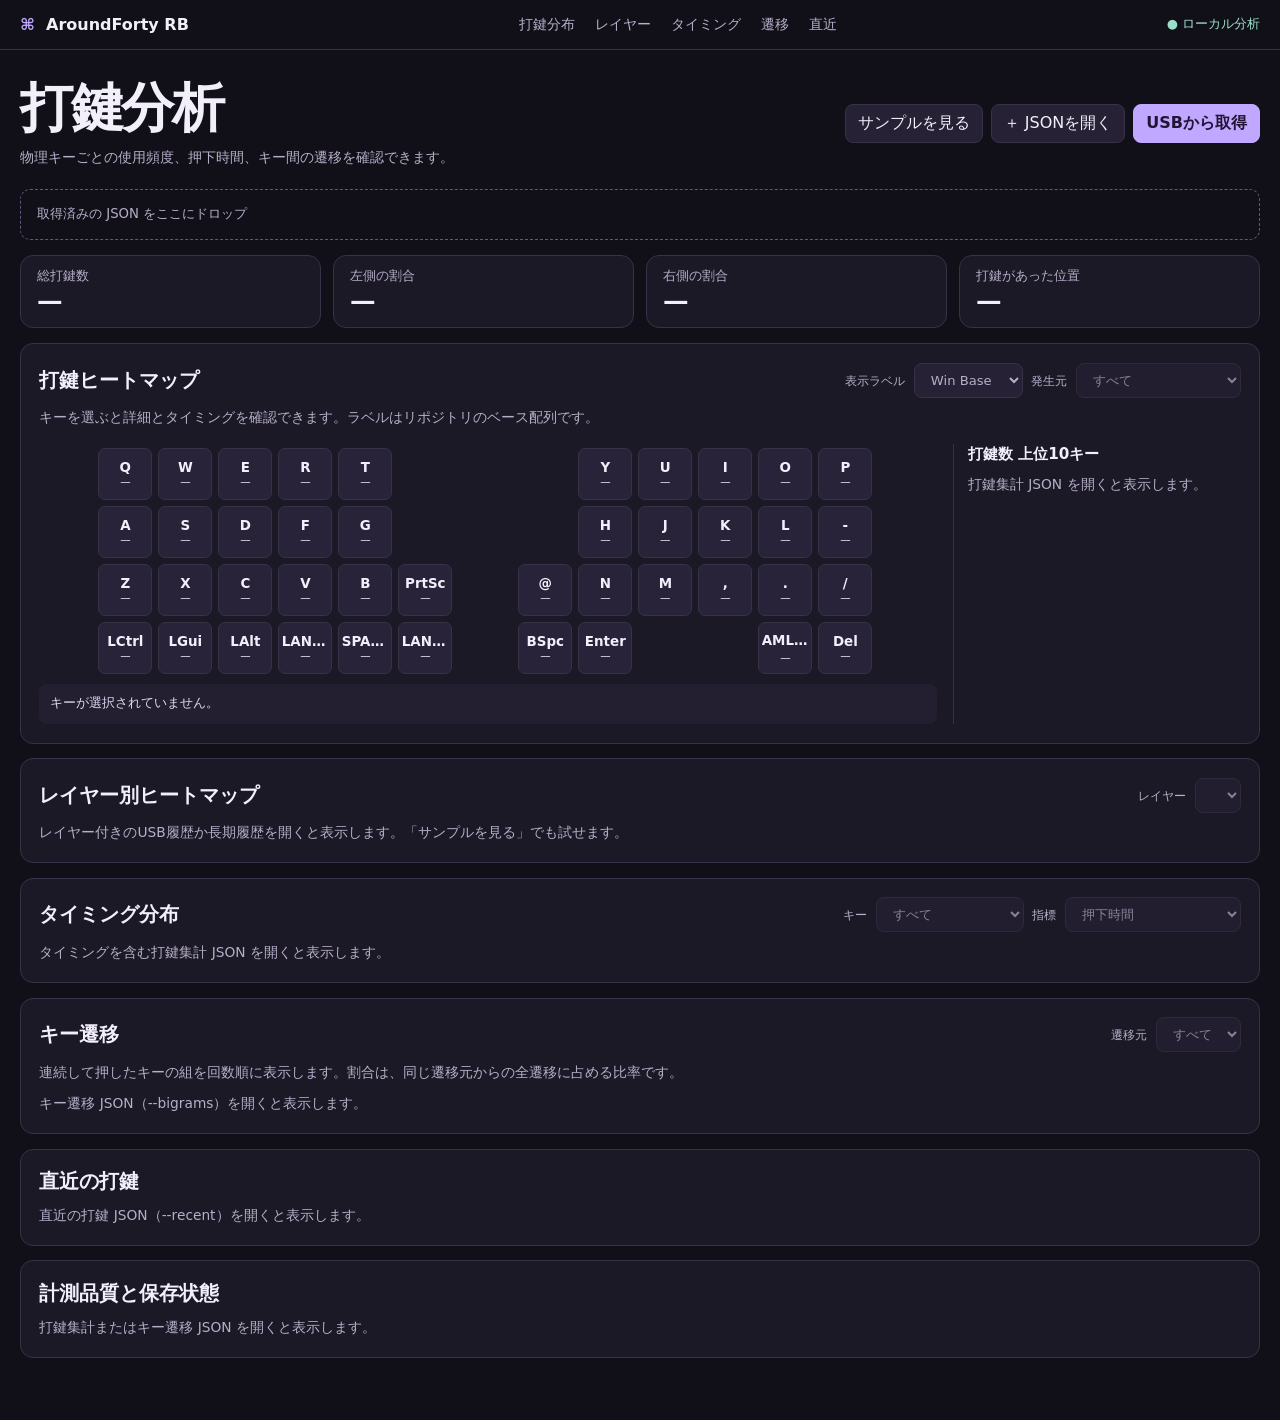
<file: analytics/dashboard/index.html>
<!doctype html>
<html lang="ja">
<head>
  <meta charset="utf-8">
  <meta name="viewport" content="width=device-width, initial-scale=1">
  <meta name="color-scheme" content="dark">
  <title>AroundForty RB · 打鍵分析</title>
  <link rel="stylesheet" href="dashboard.css">
  <script src="keymap-data.js" defer></script>
  <script src="serial.js" defer></script>
  <script src="dashboard.js" defer></script>
</head>
<body>
  <header class="top">
    <a class="brand" href="#top"><span aria-hidden="true">⌘</span> AroundForty RB</a>
    <nav aria-label="分析メニュー">
      <a href="#heatmap">打鍵分布</a><a href="#layers">レイヤー</a><a href="#timing">タイミング</a><a href="#bigrams">遷移</a><a href="#recent">直近</a>
    </nav>
    <span class="local">● ローカル分析</span>
  </header>
  <main id="top">
    <div class="hero">
      <div>
        <h1>打鍵分析</h1>
        <p>物理キーごとの使用頻度、押下時間、キー間の遷移を確認できます。</p>
      </div>
      <div class="actions">
        <button type="button" id="sample">サンプルを見る</button>
        <button type="button" id="open">＋ JSONを開く</button>
        <button type="button" class="primary" id="usb-read">USBから取得</button>
        <input type="file" id="files" accept=".json,application/json" multiple hidden>
      </div>
    </div>
    <div class="import-bar" id="drop">
      <div id="sources">取得済みの JSON をここにドロップ</div>
      <div class="actions">
        <button type="button" id="usb-select" hidden>ポートを選び直す</button>
        <button type="button" id="usb-download" hidden>取得結果を保存</button>
        <button type="button" id="clear" hidden>クリア</button>
      </div>
    </div>
    <p id="usb-status" class="hint" role="status"></p>
    <p id="notice" role="status" aria-live="polite"></p>
    <p id="history-note" class="hint" hidden>OneDrive に保存された長期履歴を表示中です。履歴の区切りや連番の欠落をまたぐキー遷移は集計から外しています。</p>
    <div id="summary" class="summary"></div>

    <section class="card" id="heatmap">
      <div class="section-head">
        <h2>打鍵ヒートマップ</h2>
        <div class="filters">
          <label>表示ラベル <select id="layout"><option value="win">Win Base</option><option value="mac">Mac Base</option></select></label>
          <label>発生元 <select id="source"><option value="all">すべて</option><option value="0">右側（Central）</option><option value="1">左側（Peripheral）</option></select></label>
        </div>
      </div>
      <p class="hint" id="layout-note">キーを選ぶと打鍵数とタイミングを確認できます。</p>
      <div id="distribution" class="distribution">
        <div>
          <div class="board-scroll" tabindex="0" role="region" aria-label="物理キー配列"><div id="board" class="board"></div></div>
          <div class="legend" id="heat-legend" hidden>
            <div class="heat-scale"><span class="ramp" aria-hidden="true"></span><span>少ない</span><span>平均</span><span>多い</span></div>
          </div>
          <div id="key-detail" class="key-detail" aria-live="polite"></div>
        </div>
        <div class="ranking"><h3>打鍵数 上位10キー</h3><div id="ranking"></div></div>
      </div>
    </section>

    <section class="card" id="layers">
      <div class="section-head"><h2>レイヤー別ヒートマップ</h2><div class="filters"><label>レイヤー <select id="layer"></select></label></div></div>
      <p class="hint" id="layer-note"></p>
      <div class="board-scroll" tabindex="0" role="region" aria-label="レイヤー別の物理キー配列" hidden><div id="layer-board" class="board"></div></div>
      <div class="legend" id="layer-legend" hidden>
        <div class="heat-scale"><span class="ramp" aria-hidden="true"></span><span>少ない</span><span>平均</span><span>多い</span></div>
      </div>
      <p class="key-detail" id="layer-detail" aria-live="polite" hidden></p>
    </section>

    <section class="card" id="timing">
      <div class="section-head">
        <h2>タイミング分布</h2>
        <div class="filters">
          <label>キー <select id="timing-key"></select></label>
          <label>指標 <select id="metric"><option value="hold">押下時間</option><option value="same_key">同じキーの押下間隔</option><option value="idle_before_press">直前の押下からの間隔</option></select></label>
        </div>
      </div>
      <div id="histogram"></div>
      <div id="pair-panel" class="pair-panel" hidden>
        <div class="section-head">
          <h3>指定ペアの押下間隔</h3>
          <div class="filters">
            <label>ペア <select id="pair"></select></label>
            <label>条件 <select id="pair-metric"><option value="near">近接した押下</option><option value="overlap">押下が重なったもの</option></select></label>
            <label>組み合わせ <select id="pair-class"><option value="0">右 × 右</option><option value="1">左 × 左</option><option value="2">左右混在</option></select></label>
          </div>
        </div>
        <div id="pair-histogram"></div>
        <p class="hint">集計対象は間隔250 ms未満です。左側を含む計測には左右間の通信遅延が影響します。</p>
      </div>
    </section>

    <section class="card" id="bigrams">
      <div class="section-head"><h2>キー遷移</h2><div class="filters"><label>遷移元 <select id="from"></select></label></div></div>
      <p class="hint">連続して押したキーの組を回数順に表示します。割合は、同じ遷移元からの全遷移に占める比率です。</p>
      <div id="flow-panel" hidden>
        <p class="hint">遷移回数が多いほど線が太くなります。矢印は押下順、輪は同じキーへの遷移です。上位12組を表示します。</p>
        <div class="board-scroll" tabindex="0" role="region" aria-label="キー遷移の流量図">
          <div id="flow-board" class="board"></div>
        </div>
        <p class="hint" id="flow-scale"></p>
      </div>
      <div id="transitions"></div>
    </section>

    <section class="card" id="recent">
      <div class="section-head"><h2>直近の打鍵</h2></div>
      <div id="events"></div>
    </section>

    <section class="card" id="quality">
      <div class="section-head"><h2>計測品質と保存状態</h2></div>
      <div id="diagnostics"></div>
    </section>
  </main>
</body>
</html>
</file>
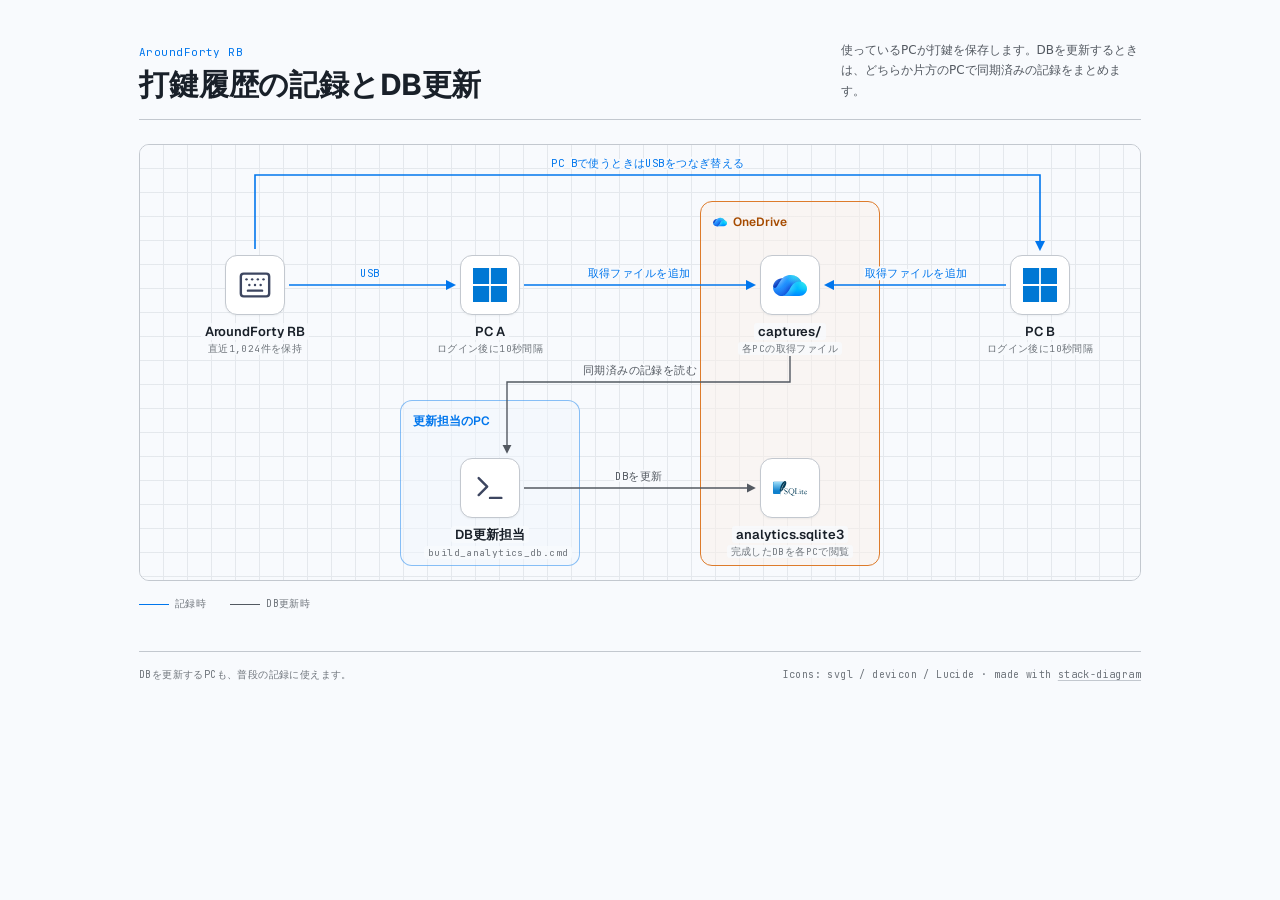
<file: analytics/architecture.html>
<!DOCTYPE html>
<html lang="ja"><!-- set lang to the label language, e.g. "ja" for Japanese labels -->
<head>
<meta charset="UTF-8">
<meta name="viewport" content="width=device-width, initial-scale=1.0">
<title>打鍵履歴の記録とDB更新</title>
<style>
/* engineered-paper theme (cool near-white, one accent, mono labels)
 * All colors/fonts flow through the :root tokens — tweak tokens, not scattered values. */
:root {
  color-scheme: light;
  --color-paper:   oklch(98.5% 0.004 250);
  --color-paper-2: oklch(96.5% 0.005 252);
  --color-rule:    oklch(93% 0.007 255);    /* graph-paper grid */
  --color-rule-2:  oklch(83% 0.011 255);    /* hairline borders */
  --color-muted:   oklch(56% 0.013 255);
  --color-neutral: oklch(46% 0.015 255);    /* neutral edges */
  --color-ink-2:   oklch(34% 0.018 257);
  --color-ink:     oklch(24% 0.020 258);
  --color-accent:  oklch(58% 0.20 256);     /* primary-flow edges, one signal color */
  --color-graphite:oklch(24% 0.018 260);    /* dark tile for white/light logos */
  /* group palette A — warm vendor (e.g. Cloudflare/AWS orange). Retune hue per vendor. */
  --color-g1:      oklch(68% 0.15 55);
  --color-g1-soft: oklch(78% 0.12 55);
  --color-g1-ink:  oklch(52% 0.14 50);
  --color-g1-tint: oklch(96.5% 0.015 60 / .5);
  /* group palette B — accent-family (repo/tooling groups) */
  --color-accent-soft: oklch(58% 0.20 256 / .45);
  --color-accent-tint: oklch(97% 0.012 256 / .5);
  /* JP glyphs: name JP faces explicitly — bare sans-serif fallback on Linux picks Chinese-variant CJK */
  --font-display: "Geist", "Hiragino Sans", "Yu Gothic UI", "Noto Sans CJK JP", "Noto Sans JP", ui-sans-serif, system-ui, sans-serif;
  --font-body: "Hiragino Sans", "Yu Gothic UI", "Noto Sans CJK JP", "Noto Sans JP", ui-sans-serif, system-ui, sans-serif;
  --font-mono: "JetBrains Mono", ui-monospace, "SF Mono", Menlo, monospace;
  --space-xs: 4px; --space-sm: 8px; --space-md: 16px; --space-lg: 24px; --space-xl: 40px; --space-2xl: 64px;
  --radius-card: 10px; --radius-tile: 12px;
  /* translucent veil behind node label text: matches paper on plain canvas, blends into
     group tints instead of punching an off-color rectangle through them */
  --color-veil: oklch(98.5% 0.004 250 / .78);
}
/* Dark variant: set data-theme="dark" on <html>. Tiles stay white — brand logos are drawn
   for light grounds. Everything (arrowheads via context-stroke, legend via border-color)
   follows the tokens, so toggling the attribute is all it takes. */
[data-theme="dark"] {
  color-scheme: dark;
  --color-paper:   oklch(18% 0.012 255);
  --color-paper-2: oklch(22% 0.014 255);
  --color-rule:    oklch(24% 0.013 255);
  --color-rule-2:  oklch(38% 0.018 255);
  --color-muted:   oklch(65% 0.014 255);
  --color-neutral: oklch(72% 0.012 255);
  --color-ink-2:   oklch(85% 0.010 255);
  --color-ink:     oklch(94% 0.008 255);
  --color-accent:  oklch(70% 0.16 256);
  --color-graphite:oklch(31% 0.020 260);
  --color-g1:      oklch(70% 0.14 55);
  --color-g1-soft: oklch(58% 0.11 55);
  --color-g1-ink:  oklch(78% 0.12 55);
  --color-g1-tint: oklch(26% 0.030 60 / .40);
  --color-accent-soft: oklch(70% 0.16 256 / .5);
  --color-accent-tint: oklch(28% 0.045 256 / .35);
  --color-veil: oklch(18% 0.012 255 / .78);
}
@font-face { font-family:"Geist"; font-style:normal; font-weight:100 900; font-display:swap;
  src:url([data-uri]) format("woff2"); }
@font-face { font-family:"JetBrains Mono"; font-style:normal; font-weight:100 800; font-display:swap;
  src:url([data-uri]) format("woff2"); }
/* JetBrains Mono reads cramped at 9.5–11px; open every mono label slightly */
.kicker, .node .role, .el, .legend, .foot { letter-spacing: 0.04em; }
* { margin:0; padding:0; box-sizing:border-box; }
html, body { overflow-x: clip; }
body { background: var(--color-paper); color: var(--color-ink); font-family: var(--font-body); padding: var(--space-xl) var(--space-lg) var(--space-2xl); }
.page { width: fit-content; max-width: 100%; margin: 0 auto; }

.head { display:grid; grid-template-columns: 1fr auto; gap: var(--space-lg); align-items:end;
  padding-bottom: var(--space-md); border-bottom: 1px solid var(--color-rule-2); margin-bottom: var(--space-lg); }
.kicker { font-family: var(--font-mono); font-size: 11px;
  color: var(--color-accent); margin-bottom: var(--space-sm); }
h1 { font-family: var(--font-display); font-weight: 700; font-size: clamp(22px, 4vw, 30px);
  letter-spacing: -0.005em; line-height: 1.2; }
.lede { max-width: 300px; font-size: 12px; line-height: 1.7; color: var(--color-neutral); padding-bottom: 2px; }
@media (max-width: 680px) { .head { grid-template-columns: 1fr; align-items:start; } .lede { max-width:none; } }

.scroller { overflow-x: auto; border: 1px solid var(--color-rule-2); border-radius: var(--radius-card); }
/* CANVAS SIZE: set width/height here AND on svg.edges AND its viewBox — keep the three in sync */
.canvas { position: relative; width: 1000px; height: 435px; background: var(--color-paper);
  background-image:
    linear-gradient(var(--color-rule) 1px, transparent 1px),
    linear-gradient(90deg, var(--color-rule) 1px, transparent 1px);
  background-size: 24px 24px; background-position: -1px -1px; }

.group { position:absolute; border-radius: var(--radius-tile); }
/* group labels are names like node names (display font), written in the brand's own case.
   They sit inside the top-left corner, so the border stays unbroken and needs no mask */
.g-label { position:absolute; top:12px; left:12px; display:flex; align-items:center; gap:6px;
  font-family: var(--font-display); font-size: 12px; font-weight: 600;
  color: var(--color-neutral); white-space: nowrap; }
.g-label img { width: 14px; height: 14px; }
/* group labels sit on the group's tint, not on a white tile: in the dark theme swap in the brand's own
   dark-theme logo (lt/dk pair), or give a mark with black parts a white plate */
.g-label img.dk, .tile img.dk { display:none; }
[data-theme="dark"] .g-label img.lt, [data-theme="dark"] .tile img.lt { display:none; }
[data-theme="dark"] .g-label img.dk, [data-theme="dark"] .tile img.dk { display:block; }
[data-theme="dark"] .g-label img.plate { background:#fff; border-radius:3px; padding:2px; width:18px; height:18px; }
.group.ga { border:1.5px solid var(--color-g1); background: var(--color-g1-tint); }
.group.ga-nested { border:1.5px dashed var(--color-g1-soft); }
.group.gb { border:1.5px solid var(--color-accent-soft); background: var(--color-accent-tint); }
.group.ga > .g-label, .group.ga-nested > .g-label { color: var(--color-g1-ink); }
.group.gb > .g-label { color: var(--color-accent); }
.group.aws { border:1.5px solid var(--color-ink); border-radius:0; }
.group.aws > .g-label { top:-1.5px; left:-1.5px; gap:8px; color: var(--color-ink); }
.group.aws > .g-label img { width:30px; height:30px; }
.group.aws.az > .g-label { top:8px; left:12px; }
.group.aws.region, .group.aws.az { border-color:#00A4A6; border-style:dashed; }
.group.aws.vpc { border-color:#8C4FFF; }
.group.aws.private { border-color:#00A4A6; }
.group.aws.public { border-color:#7AA116; }
.group.gcp { border:1.5px solid #4285F4; border-radius:6px; }
.group.azure { border:1.5px solid #0078D4; border-radius:6px; }
.group.gcp > .g-label, .group.azure > .g-label { gap:8px; color: var(--color-ink); }
.group.gcp > .g-label img, .group.azure > .g-label img { width:20px; height:20px; }
.group.gcp.region, .group.azure.region { border-color: var(--color-rule-2); background: var(--color-paper-2); }
.group.gcp.vpc { border:1.5px dashed var(--color-ink-2); }
.group.gcp.subnet { border:1px dashed var(--color-neutral); }
.group.gcp.zone { border-color:#34A853; }
.group.azure.rg { border:1.5px dashed #0096D7; }
.group.azure.vnet { border:1.5px solid #A4CBFB; }
.group.azure.subnet { border:1px solid #A4CBFB; }
.group.azure.zone { border-color:#FFD965; }

.node { position:absolute; width:132px; text-align:center; }
.tile { width:60px; height:60px; margin:0 auto; border-radius: var(--radius-tile);
  background:#fff; border:1px solid var(--color-rule-2); display:grid; place-items:center;
  box-shadow: 0 1px 2px oklch(24% 0.02 258 / 0.05); transition: border-color .15s cubic-bezier(0.16,1,0.3,1); }
.node:hover .tile { border-color: var(--color-accent); }
.tile img { width:34px; height:34px; object-fit:contain; }
.tile.wide img { width:44px; }                       /* wide-aspect logos */
.tile.dark { background: var(--color-graphite); border-color: var(--color-graphite); }  /* white/light logos */
.tile.bare { background:none; border:none; box-shadow:none; }
.tile.bare img { width:60px; height:60px; }
.tile.bare.res img { width:44px; height:44px; }
.node .name { font-family: var(--font-display); font-weight:600; font-size:13px; margin-top: var(--space-sm); letter-spacing:0; }
.node .role { font-family: var(--font-mono); font-size:9.5px; color: var(--color-muted); margin-top:2px; }
/* veil behind label spans: crossing edges/grid fade behind text; translucent so it
   blends into group tints (a solid paper rectangle looks pasted-on inside tinted groups) */
.node .name span, .node .role span { background: var(--color-veil); backdrop-filter: blur(1.5px);
  padding: 0 var(--space-xs); border-radius: 3px; -webkit-box-decoration-break: clone; box-decoration-break: clone; }

svg.edges { position:absolute; inset:0; width:1000px; height:435px; pointer-events:none; }
.e  { stroke: var(--color-accent); stroke-width:1.6; fill:none; }   /* primary flow */
.n  { stroke: var(--color-neutral); stroke-width:1.4; fill:none; }  /* internal */
path.aws { stroke: var(--color-ink); stroke-width:1.6; fill:none; }
.dash { stroke-dasharray:4 5; }                                     /* dev / deploy */
.el { font-family: var(--font-mono); font-size:10.5px; fill: var(--color-neutral);
  paint-order: stroke; stroke: var(--color-paper); stroke-width:4px; stroke-linejoin:round; }  /* halo */
.el.a { fill: var(--color-accent); }

.legend { display:flex; gap: var(--space-lg); align-items:center; margin-top: var(--space-md);
  font-family: var(--font-mono); font-size:10px; color: var(--color-muted); flex-wrap:wrap; }
.legend .sw { display:inline-block; width:30px; vertical-align:middle; margin-right:6px;
  border-top:1.6px solid var(--color-accent); }
.legend .sw.n { border-color: var(--color-neutral); border-top-width:1.4px; }
.legend .sw.dash { border-top-style: dashed; }

.foot { margin-top: var(--space-xl); padding-top: var(--space-md); border-top: 1px solid var(--color-rule-2);
  display:flex; justify-content:space-between; gap: var(--space-md); flex-wrap:wrap;
  font-family: var(--font-mono); font-size:10px; color: var(--color-muted); }
.foot a { color: inherit; text-decoration-color: var(--color-rule-2); text-underline-offset: 2px; }
.foot a:hover { color: var(--color-accent); }
</style>
</head>
<body>
<div class="page">

  <header class="head">
    <div>
      <div class="kicker">AroundForty RB</div>
      <h1>打鍵履歴の記録とDB更新</h1>
    </div>
    <p class="lede">使っているPCが打鍵を保存します。DBを更新するときは、どちらか片方のPCで同期済みの記録をまとめます。</p>
  </header>

  <div class="scroller">
  <div class="canvas">


    <div class="group ga" style="left:560px; top:56px; width:180px; height:365px">
      <div class="g-label"><img src="[data-uri]" alt="">OneDrive</div>
    </div>
    <div class="group gb" style="left:260px; top:255px; width:180px; height:166px">
      <div class="g-label">更新担当のPC</div>
    </div><svg class="edges" viewBox="0 0 1000 435" aria-hidden="true">
      <defs>
        <!-- context-stroke inherits the line's color, so theme switches (incl. dark)
             recolor arrowheads automatically. #open is for AWS diagrams -->
        <marker id="ar" viewBox="0 0 10 10" refX="8" refY="5" markerWidth="6.5" markerHeight="6.5" orient="auto-start-reverse">
          <path d="M0 0 L10 5 L0 10 z" fill="context-stroke"/>
        </marker>
        <marker id="open" viewBox="0 0 10 10" refX="9" refY="5" markerWidth="6.5" markerHeight="6.5" orient="auto-start-reverse">
          <path d="M1 1 L9 5 L1 9" fill="none" stroke="context-stroke" stroke-width="1.5"/>
        </marker>
      </defs>
<path class="e" d="M149 140 H314" marker-end="url(#ar)"/>
<text class="el a" x="230" y="132" text-anchor="middle">USB</text>
<path class="e" d="M115 104 V30 H900 V104" marker-end="url(#ar)"/>
<text class="el a" x="508" y="22" text-anchor="middle">PC Bで使うときはUSBをつなぎ替える</text>
<path class="e" d="M384 140 H614" marker-end="url(#ar)"/>
<text class="el a" x="499" y="132" text-anchor="middle">取得ファイルを追加</text>
<path class="e" d="M866 140 H686" marker-end="url(#ar)"/>
<text class="el a" x="776" y="132" text-anchor="middle">取得ファイルを追加</text>
<path class="n" d="M650 211 V237 H367 V307" marker-end="url(#ar)"/>
<text class="el" x="500" y="229" text-anchor="middle">同期済みの記録を読む</text>
<path class="n" d="M384 343 H614" marker-end="url(#ar)"/>
<text class="el" x="499" y="335" text-anchor="middle">DBを更新</text>
</svg>
<div class="node" style="left:49px;top:110px"><div class="tile"><img src="[data-uri]" alt=""></div><div class="name"><span>AroundForty RB</span></div><div class="role"><span>直近1,024件を保持</span></div></div>
<div class="node" style="left:284px;top:110px"><div class="tile"><img src="[data-uri]" alt=""></div><div class="name"><span>PC A</span></div><div class="role"><span>ログイン後に10秒間隔</span></div></div>
<div class="node" style="left:584px;top:110px"><div class="tile"><img src="[data-uri]" alt=""></div><div class="name"><span>captures/</span></div><div class="role"><span>各PCの取得ファイル</span></div></div>
<div class="node" style="left:834px;top:110px"><div class="tile"><img src="[data-uri]" alt=""></div><div class="name"><span>PC B</span></div><div class="role"><span>ログイン後に10秒間隔</span></div></div>
<div class="node" style="left:284px;top:313px"><div class="tile"><img src="[data-uri]" alt=""></div><div class="name"><span>DB更新担当</span></div><div class="role"><span>build_analytics_db.cmd</span></div></div>
<div class="node" style="left:584px;top:313px"><div class="tile"><img src="[data-uri]" alt=""></div><div class="name"><span>analytics.sqlite3</span></div><div class="role"><span>完成したDBを各PCで閲覧</span></div></div>

  </div>
  </div>

  <div class="legend">
    <span><span class="sw"></span>記録時</span>
    <span><span class="sw n"></span>DB更新時</span>

  </div>

  <div class="foot">
    <span>DBを更新するPCも、普段の記録に使えます。</span>
    <span>Icons: svgl / devicon / Lucide · made with <a href="https://github.com/caru-ini/stack-diagram" target="_blank" rel="noopener">stack-diagram</a></span>
  </div>

</div>
<template id="license-notices"><pre>MIT License

Copyright (c) 2026 caru-ini

Permission is hereby granted, free of charge, to any person obtaining a copy
of this software and associated documentation files (the &quot;Software&quot;), to deal
in the Software without restriction, including without limitation the rights
to use, copy, modify, merge, publish, distribute, sublicense, and/or sell
copies of the Software, and to permit persons to whom the Software is
furnished to do so, subject to the following conditions:

The above copyright notice and this permission notice shall be included in all
copies or substantial portions of the Software.

THE SOFTWARE IS PROVIDED &quot;AS IS&quot;, WITHOUT WARRANTY OF ANY KIND, EXPRESS OR
IMPLIED, INCLUDING BUT NOT LIMITED TO THE WARRANTIES OF MERCHANTABILITY,
FITNESS FOR A PARTICULAR PURPOSE AND NONINFRINGEMENT. IN NO EVENT SHALL THE
AUTHORS OR COPYRIGHT HOLDERS BE LIABLE FOR ANY CLAIM, DAMAGES OR OTHER
LIABILITY, WHETHER IN AN ACTION OF CONTRACT, TORT OR OTHERWISE, ARISING FROM,
OUT OF OR IN CONNECTION WITH THE SOFTWARE OR THE USE OR OTHER DEALINGS IN THE
SOFTWARE.

---

The fonts in assets/fonts/ are not covered by this license; they are licensed
under the SIL Open Font License 1.1 (see assets/fonts/OFL-*.txt).


Copyright 2024 The Geist Project Authors (https://github.com/vercel/geist-font)

This Font Software is licensed under the SIL Open Font License, Version 1.1.
This license is copied below, and is also available with a FAQ at:
https://openfontlicense.org


-----------------------------------------------------------
SIL OPEN FONT LICENSE Version 1.1 - 26 February 2007
-----------------------------------------------------------

PREAMBLE
The goals of the Open Font License (OFL) are to stimulate worldwide
development of collaborative font projects, to support the font creation
efforts of academic and linguistic communities, and to provide a free and
open framework in which fonts may be shared and improved in partnership
with others.

The OFL allows the licensed fonts to be used, studied, modified and
redistributed freely as long as they are not sold by themselves. The
fonts, including any derivative works, can be bundled, embedded,
redistributed and/or sold with any software provided that any reserved
names are not used by derivative works. The fonts and derivatives,
however, cannot be released under any other type of license. The
requirement for fonts to remain under this license does not apply
to any document created using the fonts or their derivatives.

DEFINITIONS
&quot;Font Software&quot; refers to the set of files released by the Copyright
Holder(s) under this license and clearly marked as such. This may
include source files, build scripts and documentation.

&quot;Reserved Font Name&quot; refers to any names specified as such after the
copyright statement(s).

&quot;Original Version&quot; refers to the collection of Font Software components as
distributed by the Copyright Holder(s).

&quot;Modified Version&quot; refers to any derivative made by adding to, deleting,
or substituting -- in part or in whole -- any of the components of the
Original Version, by changing formats or by porting the Font Software to a
new environment.

&quot;Author&quot; refers to any designer, engineer, programmer, technical
writer or other person who contributed to the Font Software.

PERMISSION &amp; CONDITIONS
Permission is hereby granted, free of charge, to any person obtaining
a copy of the Font Software, to use, study, copy, merge, embed, modify,
redistribute, and sell modified and unmodified copies of the Font
Software, subject to the following conditions:

1) Neither the Font Software nor any of its individual components,
in Original or Modified Versions, may be sold by itself.

2) Original or Modified Versions of the Font Software may be bundled,
redistributed and/or sold with any software, provided that each copy
contains the above copyright notice and this license. These can be
included either as stand-alone text files, human-readable headers or
in the appropriate machine-readable metadata fields within text or
binary files as long as those fields can be easily viewed by the user.

3) No Modified Version of the Font Software may use the Reserved Font
Name(s) unless explicit written permission is granted by the corresponding
Copyright Holder. This restriction only applies to the primary font name as
presented to the users.

4) The name(s) of the Copyright Holder(s) or the Author(s) of the Font
Software shall not be used to promote, endorse or advertise any
Modified Version, except to acknowledge the contribution(s) of the
Copyright Holder(s) and the Author(s) or with their explicit written
permission.

5) The Font Software, modified or unmodified, in part or in whole,
must be distributed entirely under this license, and must not be
distributed under any other license. The requirement for fonts to
remain under this license does not apply to any document created
using the Font Software.

TERMINATION
This license becomes null and void if any of the above conditions are
not met.

DISCLAIMER
THE FONT SOFTWARE IS PROVIDED &quot;AS IS&quot;, WITHOUT WARRANTY OF ANY KIND,
EXPRESS OR IMPLIED, INCLUDING BUT NOT LIMITED TO ANY WARRANTIES OF
MERCHANTABILITY, FITNESS FOR A PARTICULAR PURPOSE AND NONINFRINGEMENT
OF COPYRIGHT, PATENT, TRADEMARK, OR OTHER RIGHT. IN NO EVENT SHALL THE
COPYRIGHT HOLDER BE LIABLE FOR ANY CLAIM, DAMAGES OR OTHER LIABILITY,
INCLUDING ANY GENERAL, SPECIAL, INDIRECT, INCIDENTAL, OR CONSEQUENTIAL
DAMAGES, WHETHER IN AN ACTION OF CONTRACT, TORT OR OTHERWISE, ARISING
FROM, OUT OF THE USE OR INABILITY TO USE THE FONT SOFTWARE OR FROM
OTHER DEALINGS IN THE FONT SOFTWARE.

Copyright 2020 The JetBrains Mono Project Authors (https://github.com/JetBrains/JetBrainsMono)

This Font Software is licensed under the SIL Open Font License, Version 1.1.
This license is copied below, and is also available with a FAQ at:
https://openfontlicense.org


-----------------------------------------------------------
SIL OPEN FONT LICENSE Version 1.1 - 26 February 2007
-----------------------------------------------------------

PREAMBLE
The goals of the Open Font License (OFL) are to stimulate worldwide
development of collaborative font projects, to support the font creation
efforts of academic and linguistic communities, and to provide a free and
open framework in which fonts may be shared and improved in partnership
with others.

The OFL allows the licensed fonts to be used, studied, modified and
redistributed freely as long as they are not sold by themselves. The
fonts, including any derivative works, can be bundled, embedded,
redistributed and/or sold with any software provided that any reserved
names are not used by derivative works. The fonts and derivatives,
however, cannot be released under any other type of license. The
requirement for fonts to remain under this license does not apply
to any document created using the fonts or their derivatives.

DEFINITIONS
&quot;Font Software&quot; refers to the set of files released by the Copyright
Holder(s) under this license and clearly marked as such. This may
include source files, build scripts and documentation.

&quot;Reserved Font Name&quot; refers to any names specified as such after the
copyright statement(s).

&quot;Original Version&quot; refers to the collection of Font Software components as
distributed by the Copyright Holder(s).

&quot;Modified Version&quot; refers to any derivative made by adding to, deleting,
or substituting -- in part or in whole -- any of the components of the
Original Version, by changing formats or by porting the Font Software to a
new environment.

&quot;Author&quot; refers to any designer, engineer, programmer, technical
writer or other person who contributed to the Font Software.

PERMISSION &amp; CONDITIONS
Permission is hereby granted, free of charge, to any person obtaining
a copy of the Font Software, to use, study, copy, merge, embed, modify,
redistribute, and sell modified and unmodified copies of the Font
Software, subject to the following conditions:

1) Neither the Font Software nor any of its individual components,
in Original or Modified Versions, may be sold by itself.

2) Original or Modified Versions of the Font Software may be bundled,
redistributed and/or sold with any software, provided that each copy
contains the above copyright notice and this license. These can be
included either as stand-alone text files, human-readable headers or
in the appropriate machine-readable metadata fields within text or
binary files as long as those fields can be easily viewed by the user.

3) No Modified Version of the Font Software may use the Reserved Font
Name(s) unless explicit written permission is granted by the corresponding
Copyright Holder. This restriction only applies to the primary font name as
presented to the users.

4) The name(s) of the Copyright Holder(s) and the Author(s) of the Font
Software shall not be used to promote, endorse or advertise any
Modified Version, except to acknowledge the contribution(s) of the
Copyright Holder(s) and the Author(s) or with their explicit written
permission.

5) The Font Software, modified or unmodified, in part or in whole,
must be distributed entirely under this license, and must not be
distributed under any other license. The requirement for fonts to
remain under this license does not apply to any document created
using the Font Software.

TERMINATION
This license becomes null and void if any of the above conditions are
not met.

DISCLAIMER
THE FONT SOFTWARE IS PROVIDED &quot;AS IS&quot;, WITHOUT WARRANTY OF ANY KIND,
EXPRESS OR IMPLIED, INCLUDING BUT NOT LIMITED TO ANY WARRANTIES OF
MERCHANTABILITY, FITNESS FOR A PARTICULAR PURPOSE AND NONINFRINGEMENT
OF COPYRIGHT, PATENT, TRADEMARK, OR OTHER RIGHT. IN NO EVENT SHALL THE
COPYRIGHT HOLDER BE LIABLE FOR ANY CLAIM, DAMAGES OR OTHER LIABILITY,
INCLUDING ANY GENERAL, SPECIAL, INDIRECT, INCIDENTAL, OR CONSEQUENTIAL
DAMAGES, WHETHER IN AN ACTION OF CONTRACT, TORT OR OTHERWISE, ARISING
FROM, OUT OF THE USE OR INABILITY TO USE THE FONT SOFTWARE OR FROM
OTHER DEALINGS IN THE FONT SOFTWARE.
</pre></template>
</body>
</html>
</file>
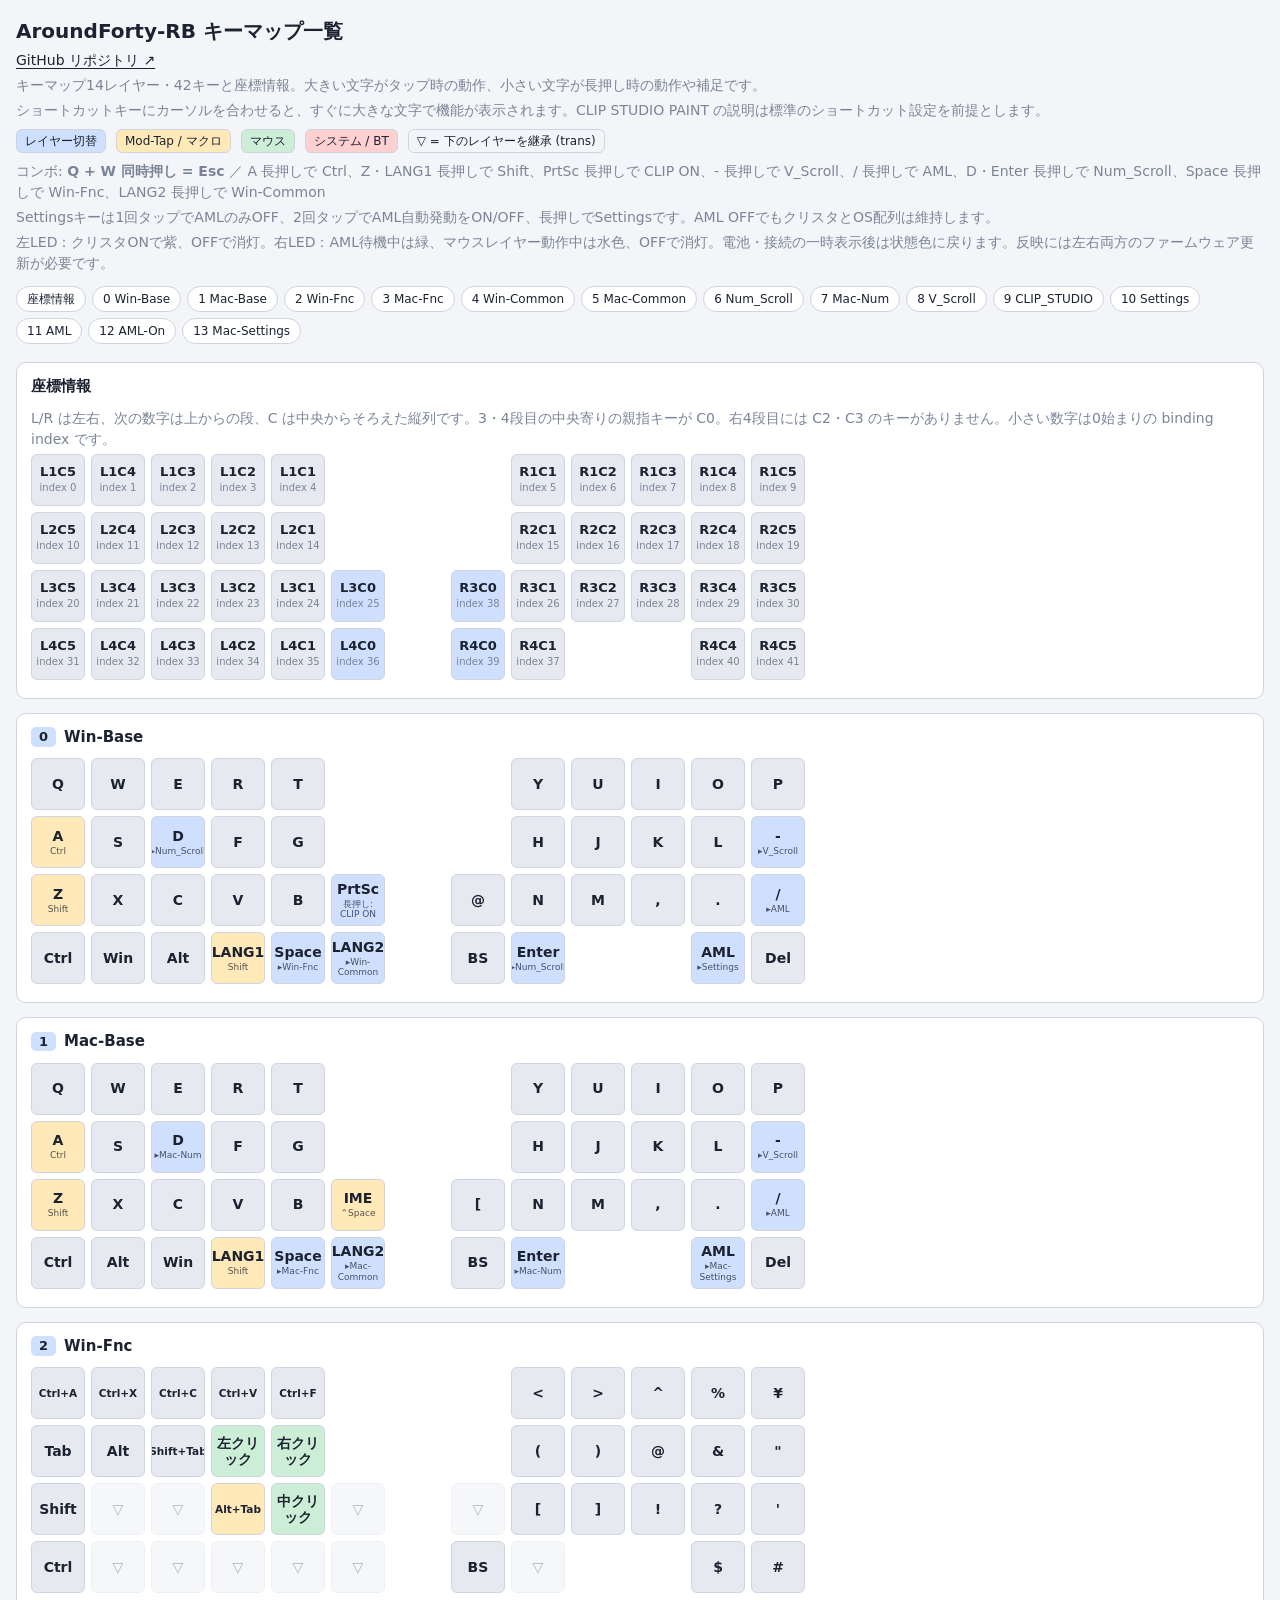
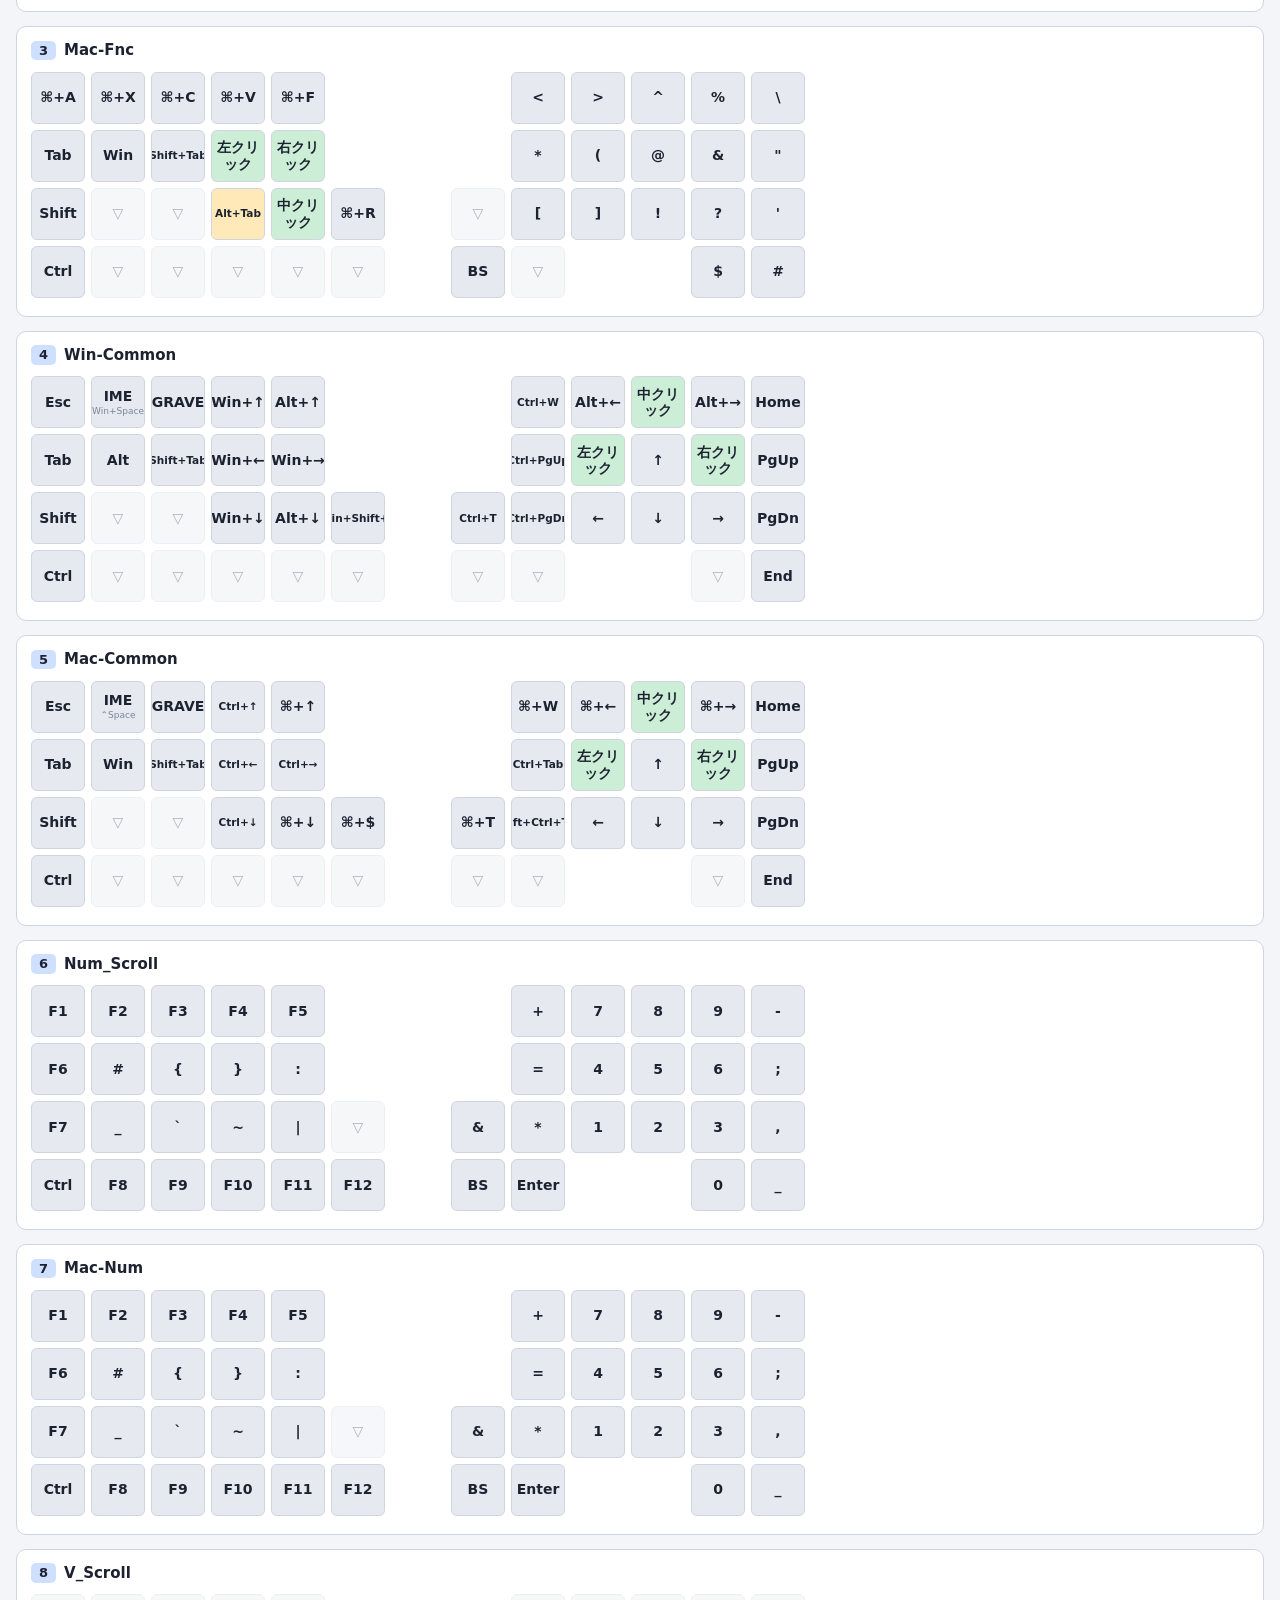
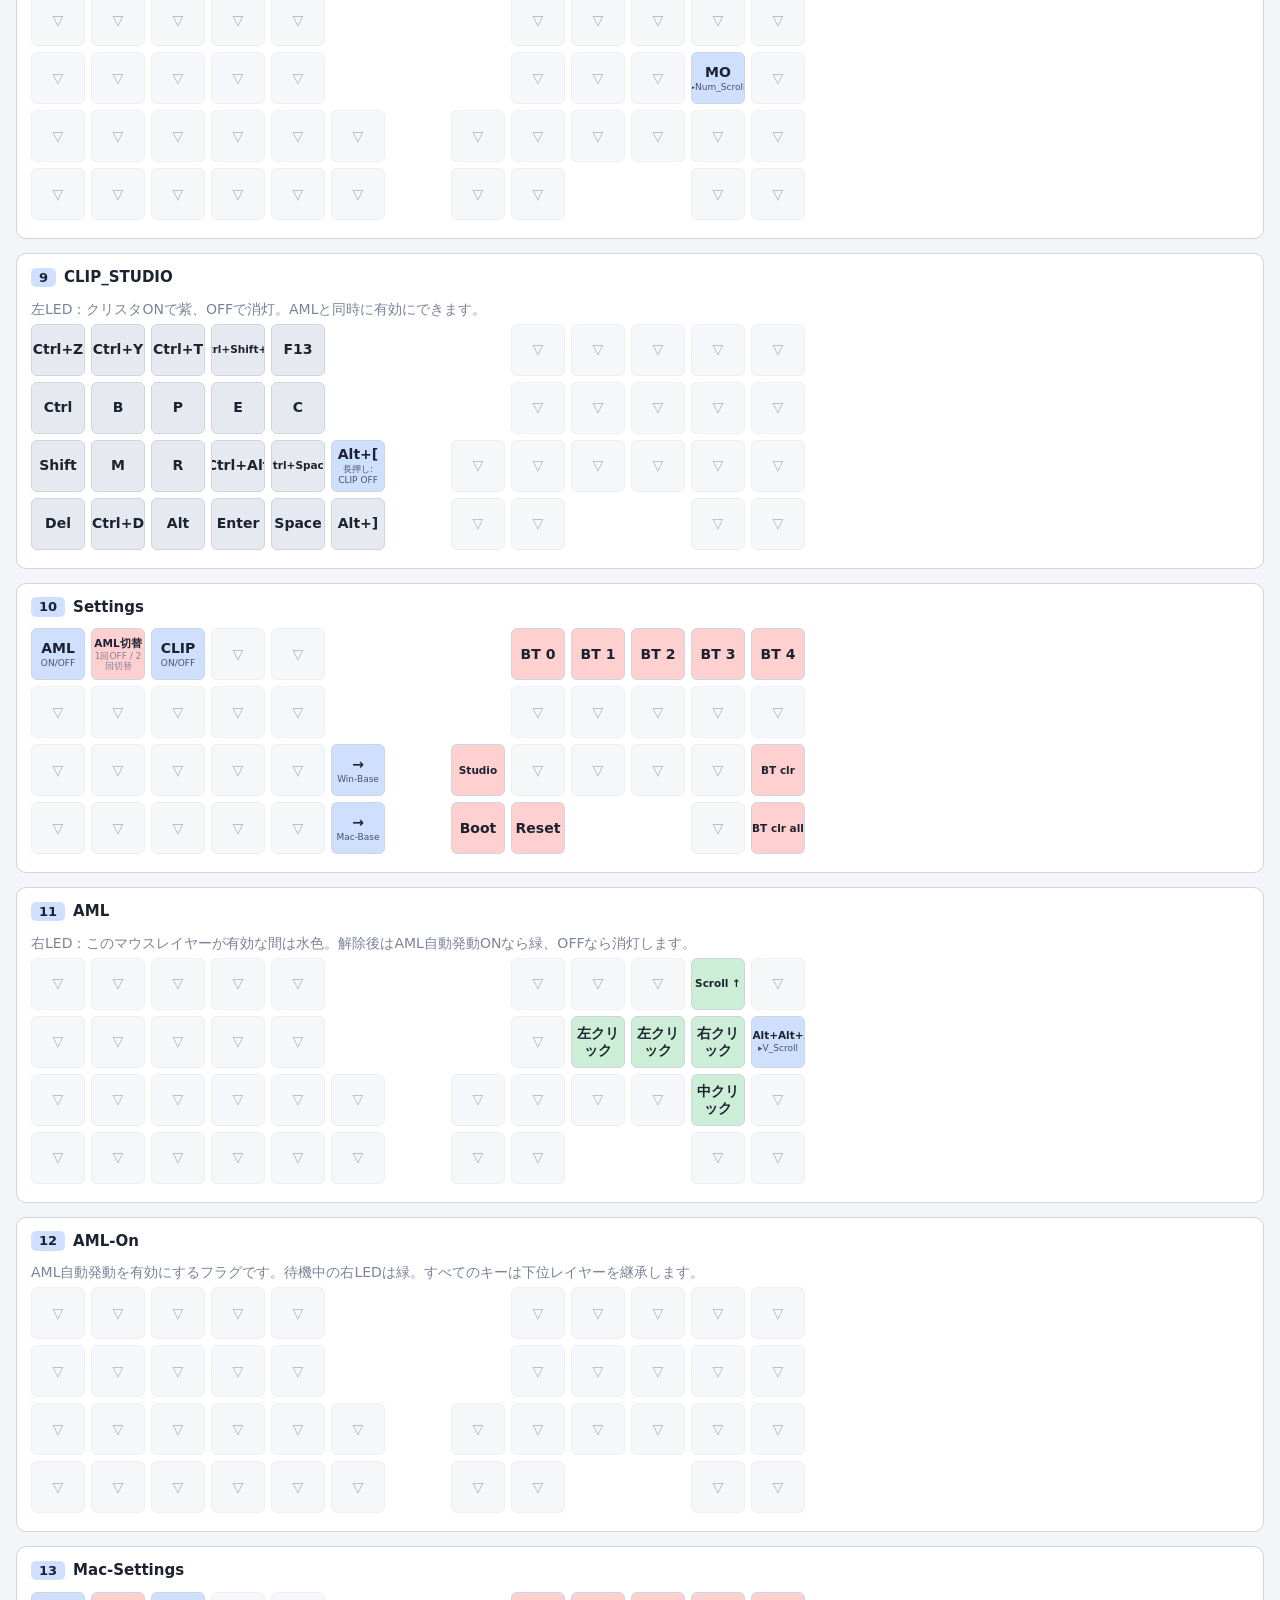
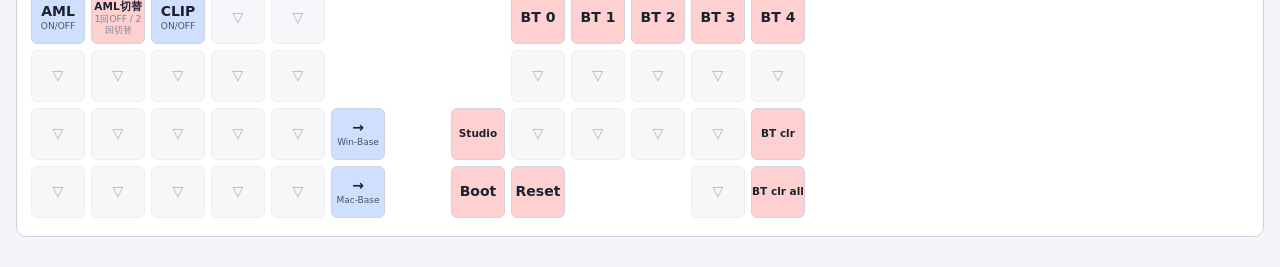
<file: Data/Firmware/aroundforty_rb_keymap.html>
<!DOCTYPE html><html lang="ja"><head><meta charset="utf-8">
<meta name="viewport" content="width=device-width, initial-scale=1, viewport-fit=cover">
<title>AroundForty-RB Keymap</title>
<style>
:root{box-sizing:border-box;padding-top:env(safe-area-inset-top,0px);padding-bottom:env(safe-area-inset-bottom,0px);
--bg:#f4f5f8;--card:#fff;--key:#e6e9f0;--fg:#1c2230;--mut:#7b8497;--bd:#cfd4e0;--lt:#cfe0ff;--mt:#ffe9b8;--ms:#cdeed6;--sy:#ffd0d0}
@media (prefers-color-scheme:dark){:root:not([data-theme="light"]){--bg:#0d1017;--card:#141925;--key:#2b3140;--fg:#e4e8f2;--mut:#7d8699;--bd:#3a4152;--lt:#27467a;--mt:#6b5222;--ms:#245a3a;--sy:#733232}}
:root[data-theme="dark"]{--bg:#0d1017;--card:#141925;--key:#2b3140;--fg:#e4e8f2;--mut:#7d8699;--bd:#3a4152;--lt:#27467a;--mt:#6b5222;--ms:#245a3a;--sy:#733232}
html{scroll-padding-top:env(safe-area-inset-top,0px)}
body{margin:0;background:var(--bg);color:var(--fg);font:14px/1.5 system-ui,"Hiragino Sans","Yu Gothic",sans-serif;padding:16px}
h1{font-size:20px;margin:0 0 4px}p{color:var(--mut);margin:4px 0}
.repo-link{color:var(--fg);text-underline-offset:3px}
nav{display:flex;flex-wrap:wrap;gap:6px;margin:12px 0 18px}
nav a{padding:3px 10px;border:1px solid var(--bd);border-radius:14px;color:var(--fg);text-decoration:none;font-size:12px;background:var(--card)}
.lg{display:flex;flex-wrap:wrap;gap:10px;font-size:12px;margin:8px 0}.lg span{padding:2px 8px;border-radius:6px;border:1px solid var(--bd)}
section{background:var(--card);border:1px solid var(--bd);border-radius:10px;padding:12px 14px;margin-bottom:14px;overflow-x:auto}
h2{font-size:15px;margin:0 0 10px;display:flex;align-items:center;gap:8px}
h2 span{background:var(--lt);border-radius:5px;padding:0 8px;font-size:13px}
.bd{position:relative;width:780px;height:232px}
.k{position:absolute;width:54px;height:52px;box-sizing:border-box;background:var(--key);border:1px solid var(--bd);border-radius:6px;
display:flex;flex-direction:column;align-items:center;justify-content:center;text-align:center;line-height:1.15;overflow:hidden}
.k b{font-size:14px;font-weight:600}.k.s b{font-size:10.5px}.k i{font-style:normal;font-size:9px;color:var(--mut);margin-top:2px}
.tr{opacity:.35}.lt{background:var(--lt)}.mt{background:var(--mt)}.ms{background:var(--ms)}.sy{background:var(--sy)}
.lt i,.mt i{color:var(--fg);opacity:.75}
.k[data-tooltip]{cursor:default}
.k[data-tooltip]:hover,.k[data-tooltip]:focus-visible{outline:2px solid var(--fg);outline-offset:2px}
.key-tooltip{position:fixed;z-index:1000;box-sizing:border-box;max-width:min(420px,calc(100vw - 24px));padding:16px 20px;border:1px solid var(--bd);border-radius:12px;background:var(--card);color:var(--fg);box-shadow:0 8px 28px #0003;font-size:18px;line-height:1.6;font-weight:500;overflow-wrap:anywhere;pointer-events:none}
.key-tooltip[hidden]{display:none}
.coord b{font-size:13px}.coord.thumb{background:var(--lt)}.coord i{font-size:10px}
</style></head><body>
<h1>AroundForty-RB キーマップ一覧</h1>
<p><a class="repo-link" href="https://github.com/KonjoMitsuki/zmk-config-AroundFortyRB" target="_blank" rel="noopener noreferrer">GitHub リポジトリ ↗</a></p>
<p>キーマップ14レイヤー・42キーと座標情報。大きい文字がタップ時の動作、小さい文字が長押し時の動作や補足です。</p>
<p>ショートカットキーにカーソルを合わせると、すぐに大きな文字で機能が表示されます。CLIP STUDIO PAINT の説明は標準のショートカット設定を前提とします。</p>
<div class="lg"><span style="background:var(--lt)">レイヤー切替</span><span style="background:var(--mt)">Mod-Tap / マクロ</span><span style="background:var(--ms)">マウス</span><span style="background:var(--sy)">システム / BT</span><span>▽ = 下のレイヤーを継承 (trans)</span></div>
<p>コンボ: <b>Q + W 同時押し = Esc</b> ／ A 長押しで Ctrl、Z・LANG1 長押しで Shift、PrtSc 長押しで CLIP ON、- 長押しで V_Scroll、/ 長押しで AML、D・Enter 長押しで Num_Scroll、Space 長押しで Win-Fnc、LANG2 長押しで Win-Common</p>
<p>Settingsキーは1回タップでAMLのみOFF、2回タップでAML自動発動をON/OFF、長押しでSettingsです。AML OFFでもクリスタとOS配列は維持します。</p>
<p>左LED：クリスタONで紫、OFFで消灯。右LED：AML待機中は緑、マウスレイヤー動作中は水色、OFFで消灯。電池・接続の一時表示後は状態色に戻ります。反映には左右両方のファームウェア更新が必要です。</p>
<nav><a href="#coordinates">座標情報</a><a href="#l0">0 Win-Base</a><a href="#l1">1 Mac-Base</a><a href="#l2">2 Win-Fnc</a><a href="#l3">3 Mac-Fnc</a><a href="#l4">4 Win-Common</a><a href="#l5">5 Mac-Common</a><a href="#l6">6 Num_Scroll</a><a href="#l7">7 Mac-Num</a><a href="#l8">8 V_Scroll</a><a href="#l9">9 CLIP_STUDIO</a><a href="#l10">10 Settings</a><a href="#l11">11 AML</a><a href="#l12">12 AML-On</a><a href="#l13">13 Mac-Settings</a></nav>
<section id="coordinates"><h2>座標情報</h2><p>L/R は左右、次の数字は上からの段、C は中央からそろえた縦列です。3・4段目の中央寄りの親指キーが C0。右4段目には C2・C3 のキーがありません。小さい数字は0始まりの binding index です。</p><div class="bd"><div class="k coord" style="left:0px;top:0px"><b>L1C5</b><i>index 0</i></div><div class="k coord" style="left:60px;top:0px"><b>L1C4</b><i>index 1</i></div><div class="k coord" style="left:120px;top:0px"><b>L1C3</b><i>index 2</i></div><div class="k coord" style="left:180px;top:0px"><b>L1C2</b><i>index 3</i></div><div class="k coord" style="left:240px;top:0px"><b>L1C1</b><i>index 4</i></div><div class="k coord" style="left:480px;top:0px"><b>R1C1</b><i>index 5</i></div><div class="k coord" style="left:540px;top:0px"><b>R1C2</b><i>index 6</i></div><div class="k coord" style="left:600px;top:0px"><b>R1C3</b><i>index 7</i></div><div class="k coord" style="left:660px;top:0px"><b>R1C4</b><i>index 8</i></div><div class="k coord" style="left:720px;top:0px"><b>R1C5</b><i>index 9</i></div><div class="k coord" style="left:0px;top:58px"><b>L2C5</b><i>index 10</i></div><div class="k coord" style="left:60px;top:58px"><b>L2C4</b><i>index 11</i></div><div class="k coord" style="left:120px;top:58px"><b>L2C3</b><i>index 12</i></div><div class="k coord" style="left:180px;top:58px"><b>L2C2</b><i>index 13</i></div><div class="k coord" style="left:240px;top:58px"><b>L2C1</b><i>index 14</i></div><div class="k coord" style="left:480px;top:58px"><b>R2C1</b><i>index 15</i></div><div class="k coord" style="left:540px;top:58px"><b>R2C2</b><i>index 16</i></div><div class="k coord" style="left:600px;top:58px"><b>R2C3</b><i>index 17</i></div><div class="k coord" style="left:660px;top:58px"><b>R2C4</b><i>index 18</i></div><div class="k coord" style="left:720px;top:58px"><b>R2C5</b><i>index 19</i></div><div class="k coord" style="left:0px;top:116px"><b>L3C5</b><i>index 20</i></div><div class="k coord" style="left:60px;top:116px"><b>L3C4</b><i>index 21</i></div><div class="k coord" style="left:120px;top:116px"><b>L3C3</b><i>index 22</i></div><div class="k coord" style="left:180px;top:116px"><b>L3C2</b><i>index 23</i></div><div class="k coord" style="left:240px;top:116px"><b>L3C1</b><i>index 24</i></div><div class="k coord thumb" style="left:300px;top:116px"><b>L3C0</b><i>index 25</i></div><div class="k coord" style="left:480px;top:116px"><b>R3C1</b><i>index 26</i></div><div class="k coord" style="left:540px;top:116px"><b>R3C2</b><i>index 27</i></div><div class="k coord" style="left:600px;top:116px"><b>R3C3</b><i>index 28</i></div><div class="k coord" style="left:660px;top:116px"><b>R3C4</b><i>index 29</i></div><div class="k coord" style="left:720px;top:116px"><b>R3C5</b><i>index 30</i></div><div class="k coord" style="left:0px;top:174px"><b>L4C5</b><i>index 31</i></div><div class="k coord" style="left:60px;top:174px"><b>L4C4</b><i>index 32</i></div><div class="k coord" style="left:120px;top:174px"><b>L4C3</b><i>index 33</i></div><div class="k coord" style="left:180px;top:174px"><b>L4C2</b><i>index 34</i></div><div class="k coord" style="left:240px;top:174px"><b>L4C1</b><i>index 35</i></div><div class="k coord thumb" style="left:300px;top:174px"><b>L4C0</b><i>index 36</i></div><div class="k coord" style="left:480px;top:174px"><b>R4C1</b><i>index 37</i></div><div class="k coord thumb" style="left:420px;top:116px"><b>R3C0</b><i>index 38</i></div><div class="k coord thumb" style="left:420px;top:174px"><b>R4C0</b><i>index 39</i></div><div class="k coord" style="left:660px;top:174px"><b>R4C4</b><i>index 40</i></div><div class="k coord" style="left:720px;top:174px"><b>R4C5</b><i>index 41</i></div></div></section>
<section id="l0"><h2><span>0</span>Win-Base</h2><div class="bd"><div class="k kp" style="left:0px;top:0px"><b>Q</b></div><div class="k kp" style="left:60px;top:0px"><b>W</b></div><div class="k kp" style="left:120px;top:0px"><b>E</b></div><div class="k kp" style="left:180px;top:0px"><b>R</b></div><div class="k kp" style="left:240px;top:0px"><b>T</b></div><div class="k kp" style="left:480px;top:0px"><b>Y</b></div><div class="k kp" style="left:540px;top:0px"><b>U</b></div><div class="k kp" style="left:600px;top:0px"><b>I</b></div><div class="k kp" style="left:660px;top:0px"><b>O</b></div><div class="k kp" style="left:720px;top:0px"><b>P</b></div><div class="k mt" style="left:0px;top:58px"><b>A</b><i>Ctrl</i></div><div class="k kp" style="left:60px;top:58px"><b>S</b></div><div class="k lt" style="left:120px;top:58px"><b>D</b><i>▸Num_Scroll</i></div><div class="k kp" style="left:180px;top:58px"><b>F</b></div><div class="k kp" style="left:240px;top:58px"><b>G</b></div><div class="k kp" style="left:480px;top:58px"><b>H</b></div><div class="k kp" style="left:540px;top:58px"><b>J</b></div><div class="k kp" style="left:600px;top:58px"><b>K</b></div><div class="k kp" style="left:660px;top:58px"><b>L</b></div><div class="k lt" style="left:720px;top:58px"><b>-</b><i>▸V_Scroll</i></div><div class="k mt" style="left:0px;top:116px"><b>Z</b><i>Shift</i></div><div class="k kp" style="left:60px;top:116px"><b>X</b></div><div class="k kp" style="left:120px;top:116px"><b>C</b></div><div class="k kp" style="left:180px;top:116px"><b>V</b></div><div class="k kp" style="left:240px;top:116px"><b>B</b></div><div class="k lt" style="left:300px;top:116px"><b>PrtSc</b><i>長押し: CLIP ON</i></div><div class="k kp" style="left:480px;top:116px"><b>N</b></div><div class="k kp" style="left:540px;top:116px"><b>M</b></div><div class="k kp" style="left:600px;top:116px"><b>,</b></div><div class="k kp" style="left:660px;top:116px"><b>.</b></div><div class="k lt" style="left:720px;top:116px"><b>/</b><i>▸AML</i></div><div class="k kp" style="left:0px;top:174px"><b>Ctrl</b></div><div class="k kp" style="left:60px;top:174px"><b>Win</b></div><div class="k kp" style="left:120px;top:174px"><b>Alt</b></div><div class="k mt" style="left:180px;top:174px"><b>LANG1</b><i>Shift</i></div><div class="k lt" style="left:240px;top:174px"><b>Space</b><i>▸Win-Fnc</i></div><div class="k lt" style="left:300px;top:174px"><b>LANG2</b><i>▸Win-Common</i></div><div class="k lt" style="left:480px;top:174px"><b>Enter</b><i>▸Num_Scroll</i></div><div class="k kp" style="left:420px;top:116px" data-tooltip="JIS配列で@を送信（LEFT_BRACKET）"><b>@</b></div><div class="k kp" style="left:420px;top:174px"><b>BS</b></div><div class="k lt" style="left:660px;top:174px" data-tooltip="1回タップでAMLのみOFF、2回タップでAML自動発動をON/OFF。長押しでSettings。クリスタとOS配列は維持します。"><b>AML</b><i>▸Settings</i></div><div class="k kp" style="left:720px;top:174px"><b>Del</b></div></div></section><section id="l1"><h2><span>1</span>Mac-Base</h2><div class="bd"><div class="k kp" style="left:0px;top:0px"><b>Q</b></div><div class="k kp" style="left:60px;top:0px"><b>W</b></div><div class="k kp" style="left:120px;top:0px"><b>E</b></div><div class="k kp" style="left:180px;top:0px"><b>R</b></div><div class="k kp" style="left:240px;top:0px"><b>T</b></div><div class="k kp" style="left:480px;top:0px"><b>Y</b></div><div class="k kp" style="left:540px;top:0px"><b>U</b></div><div class="k kp" style="left:600px;top:0px"><b>I</b></div><div class="k kp" style="left:660px;top:0px"><b>O</b></div><div class="k kp" style="left:720px;top:0px"><b>P</b></div><div class="k mt" style="left:0px;top:58px"><b>A</b><i>Ctrl</i></div><div class="k kp" style="left:60px;top:58px"><b>S</b></div><div class="k lt" style="left:120px;top:58px"><b>D</b><i>▸Mac-Num</i></div><div class="k kp" style="left:180px;top:58px"><b>F</b></div><div class="k kp" style="left:240px;top:58px"><b>G</b></div><div class="k kp" style="left:480px;top:58px"><b>H</b></div><div class="k kp" style="left:540px;top:58px"><b>J</b></div><div class="k kp" style="left:600px;top:58px"><b>K</b></div><div class="k kp" style="left:660px;top:58px"><b>L</b></div><div class="k lt" style="left:720px;top:58px"><b>-</b><i>▸V_Scroll</i></div><div class="k mt" style="left:0px;top:116px"><b>Z</b><i>Shift</i></div><div class="k kp" style="left:60px;top:116px"><b>X</b></div><div class="k kp" style="left:120px;top:116px"><b>C</b></div><div class="k kp" style="left:180px;top:116px"><b>V</b></div><div class="k kp" style="left:240px;top:116px"><b>B</b></div><div class="k mt" style="left:300px;top:116px" data-tooltip="Ctrl+Space：macOSの入力ソースを切り替え"><b>IME</b><i>⌃Space</i></div><div class="k kp" style="left:480px;top:116px"><b>N</b></div><div class="k kp" style="left:540px;top:116px"><b>M</b></div><div class="k kp" style="left:600px;top:116px"><b>,</b></div><div class="k kp" style="left:660px;top:116px"><b>.</b></div><div class="k lt" style="left:720px;top:116px"><b>/</b><i>▸AML</i></div><div class="k kp" style="left:0px;top:174px"><b>Ctrl</b></div><div class="k kp" style="left:60px;top:174px"><b>Alt</b></div><div class="k kp" style="left:120px;top:174px"><b>Win</b></div><div class="k mt" style="left:180px;top:174px"><b>LANG1</b><i>Shift</i></div><div class="k lt" style="left:240px;top:174px"><b>Space</b><i>▸Mac-Fnc</i></div><div class="k lt" style="left:300px;top:174px"><b>LANG2</b><i>▸Mac-Common</i></div><div class="k lt" style="left:480px;top:174px"><b>Enter</b><i>▸Mac-Num</i></div><div class="k kp" style="left:420px;top:116px"><b>[</b></div><div class="k kp" style="left:420px;top:174px"><b>BS</b></div><div class="k lt" style="left:660px;top:174px" data-tooltip="1回タップでAMLのみOFF、2回タップでAML自動発動をON/OFF。長押しでMac-Settings。クリスタとOS配列は維持します。"><b>AML</b><i>▸Mac-Settings</i></div><div class="k kp" style="left:720px;top:174px"><b>Del</b></div></div></section><section id="l2"><h2><span>2</span>Win-Fnc</h2><div class="bd"><div class="k kp s" style="left:0px;top:0px" data-tooltip="すべて選択"><b>Ctrl+A</b></div><div class="k kp s" style="left:60px;top:0px" data-tooltip="切り取り"><b>Ctrl+X</b></div><div class="k kp s" style="left:120px;top:0px" data-tooltip="コピー"><b>Ctrl+C</b></div><div class="k kp s" style="left:180px;top:0px" data-tooltip="貼り付け"><b>Ctrl+V</b></div><div class="k kp s" style="left:240px;top:0px" data-tooltip="検索"><b>Ctrl+F</b></div><div class="k kp" style="left:480px;top:0px"><b>&lt;</b></div><div class="k kp" style="left:540px;top:0px"><b>&gt;</b></div><div class="k kp" style="left:600px;top:0px"><b>^</b></div><div class="k kp" style="left:660px;top:0px"><b>%</b></div><div class="k kp" style="left:720px;top:0px"><b>¥</b></div><div class="k kp" style="left:0px;top:58px"><b>Tab</b></div><div class="k kp" style="left:60px;top:58px"><b>Alt</b></div><div class="k kp s" style="left:120px;top:58px" data-tooltip="前の項目へ移動（アプリにより動作が異なります）"><b>Shift+Tab</b></div><div class="k ms" style="left:180px;top:58px"><b>左クリック</b></div><div class="k ms" style="left:240px;top:58px"><b>右クリック</b></div><div class="k kp" style="left:480px;top:58px"><b>(</b></div><div class="k kp" style="left:540px;top:58px"><b>)</b></div><div class="k kp" style="left:600px;top:58px"><b>@</b></div><div class="k kp" style="left:660px;top:58px"><b>&amp;</b></div><div class="k kp" style="left:720px;top:58px"><b>&quot;</b></div><div class="k kp" style="left:0px;top:116px"><b>Shift</b></div><div class="k tr" style="left:60px;top:116px"><b>▽</b></div><div class="k tr" style="left:120px;top:116px"><b>▽</b></div><div class="k mt s" style="left:180px;top:116px" data-tooltip="Windowsのアプリ切り替え"><b>Alt+Tab</b></div><div class="k ms" style="left:240px;top:116px"><b>中クリック</b></div><div class="k tr" style="left:300px;top:116px"><b>▽</b></div><div class="k kp" style="left:480px;top:116px"><b>[</b></div><div class="k kp" style="left:540px;top:116px"><b>]</b></div><div class="k kp" style="left:600px;top:116px"><b>!</b></div><div class="k kp" style="left:660px;top:116px"><b>?</b></div><div class="k kp" style="left:720px;top:116px"><b>&#x27;</b></div><div class="k kp" style="left:0px;top:174px"><b>Ctrl</b></div><div class="k tr" style="left:60px;top:174px"><b>▽</b></div><div class="k tr" style="left:120px;top:174px"><b>▽</b></div><div class="k tr" style="left:180px;top:174px"><b>▽</b></div><div class="k tr" style="left:240px;top:174px"><b>▽</b></div><div class="k tr" style="left:300px;top:174px"><b>▽</b></div><div class="k tr" style="left:480px;top:174px"><b>▽</b></div><div class="k tr" style="left:420px;top:116px"><b>▽</b></div><div class="k kp" style="left:420px;top:174px"><b>BS</b></div><div class="k kp" style="left:660px;top:174px"><b>$</b></div><div class="k kp" style="left:720px;top:174px"><b>#</b></div></div></section><section id="l3"><h2><span>3</span>Mac-Fnc</h2><div class="bd"><div class="k kp" style="left:0px;top:0px" data-tooltip="すべて選択"><b>⌘+A</b></div><div class="k kp" style="left:60px;top:0px" data-tooltip="切り取り"><b>⌘+X</b></div><div class="k kp" style="left:120px;top:0px" data-tooltip="コピー"><b>⌘+C</b></div><div class="k kp" style="left:180px;top:0px" data-tooltip="貼り付け"><b>⌘+V</b></div><div class="k kp" style="left:240px;top:0px" data-tooltip="検索"><b>⌘+F</b></div><div class="k kp" style="left:480px;top:0px"><b>&lt;</b></div><div class="k kp" style="left:540px;top:0px"><b>&gt;</b></div><div class="k kp" style="left:600px;top:0px"><b>^</b></div><div class="k kp" style="left:660px;top:0px"><b>%</b></div><div class="k kp" style="left:720px;top:0px"><b>\</b></div><div class="k kp" style="left:0px;top:58px"><b>Tab</b></div><div class="k kp" style="left:60px;top:58px"><b>Win</b></div><div class="k kp s" style="left:120px;top:58px" data-tooltip="前の項目へ移動（アプリにより動作が異なります）"><b>Shift+Tab</b></div><div class="k ms" style="left:180px;top:58px"><b>左クリック</b></div><div class="k ms" style="left:240px;top:58px"><b>右クリック</b></div><div class="k kp" style="left:480px;top:58px"><b>*</b></div><div class="k kp" style="left:540px;top:58px"><b>(</b></div><div class="k kp" style="left:600px;top:58px"><b>@</b></div><div class="k kp" style="left:660px;top:58px"><b>&amp;</b></div><div class="k kp" style="left:720px;top:58px"><b>&quot;</b></div><div class="k kp" style="left:0px;top:116px"><b>Shift</b></div><div class="k tr" style="left:60px;top:116px"><b>▽</b></div><div class="k tr" style="left:120px;top:116px"><b>▽</b></div><div class="k mt s" style="left:180px;top:116px" data-tooltip="Alt+Tabを送信（macOSでの動作は設定に依存）"><b>Alt+Tab</b></div><div class="k ms" style="left:240px;top:116px"><b>中クリック</b></div><div class="k kp" style="left:300px;top:116px" data-tooltip="再読み込み（対応アプリ）"><b>⌘+R</b></div><div class="k kp" style="left:480px;top:116px"><b>[</b></div><div class="k kp" style="left:540px;top:116px"><b>]</b></div><div class="k kp" style="left:600px;top:116px"><b>!</b></div><div class="k kp" style="left:660px;top:116px"><b>?</b></div><div class="k kp" style="left:720px;top:116px"><b>&#x27;</b></div><div class="k kp" style="left:0px;top:174px"><b>Ctrl</b></div><div class="k tr" style="left:60px;top:174px"><b>▽</b></div><div class="k tr" style="left:120px;top:174px"><b>▽</b></div><div class="k tr" style="left:180px;top:174px"><b>▽</b></div><div class="k tr" style="left:240px;top:174px"><b>▽</b></div><div class="k tr" style="left:300px;top:174px"><b>▽</b></div><div class="k tr" style="left:480px;top:174px"><b>▽</b></div><div class="k tr" style="left:420px;top:116px"><b>▽</b></div><div class="k kp" style="left:420px;top:174px"><b>BS</b></div><div class="k kp" style="left:660px;top:174px"><b>$</b></div><div class="k kp" style="left:720px;top:174px"><b>#</b></div></div></section><section id="l4"><h2><span>4</span>Win-Common</h2><div class="bd"><div class="k kp" style="left:0px;top:0px"><b>Esc</b></div><div class="k kp" style="left:60px;top:0px" data-tooltip="Win+Space：Windowsの入力モードを切り替え"><b>IME</b><i>Win+Space</i></div><div class="k kp" style="left:120px;top:0px" data-tooltip="GRAVEキー"><b>GRAVE</b></div><div class="k kp" style="left:180px;top:0px" data-tooltip="ウィンドウを最大化"><b>Win+↑</b></div><div class="k kp" style="left:240px;top:0px" data-tooltip="上へ移動（動作はアプリに依存）"><b>Alt+↑</b></div><div class="k kp s" style="left:480px;top:0px" data-tooltip="タブ・ウィンドウを閉じる（対応アプリ）"><b>Ctrl+W</b></div><div class="k kp" style="left:540px;top:0px" data-tooltip="前のページへ戻る（対応アプリ）"><b>Alt+←</b></div><div class="k ms" style="left:600px;top:0px"><b>中クリック</b></div><div class="k kp" style="left:660px;top:0px" data-tooltip="次のページへ進む（対応アプリ）"><b>Alt+→</b></div><div class="k kp" style="left:720px;top:0px"><b>Home</b></div><div class="k kp" style="left:0px;top:58px"><b>Tab</b></div><div class="k kp" style="left:60px;top:58px"><b>Alt</b></div><div class="k kp s" style="left:120px;top:58px" data-tooltip="前の項目へ移動（アプリにより動作が異なります）"><b>Shift+Tab</b></div><div class="k kp" style="left:180px;top:58px" data-tooltip="ウィンドウを画面左に配置"><b>Win+←</b></div><div class="k kp" style="left:240px;top:58px" data-tooltip="ウィンドウを画面右に配置"><b>Win+→</b></div><div class="k kp s" style="left:480px;top:58px" data-tooltip="前のタブへ（対応アプリ）"><b>Ctrl+PgUp</b></div><div class="k ms" style="left:540px;top:58px"><b>左クリック</b></div><div class="k kp" style="left:600px;top:58px"><b>↑</b></div><div class="k ms" style="left:660px;top:58px"><b>右クリック</b></div><div class="k kp" style="left:720px;top:58px"><b>PgUp</b></div><div class="k kp" style="left:0px;top:116px"><b>Shift</b></div><div class="k tr" style="left:60px;top:116px"><b>▽</b></div><div class="k tr" style="left:120px;top:116px"><b>▽</b></div><div class="k kp" style="left:180px;top:116px" data-tooltip="ウィンドウを元のサイズに戻す／最小化"><b>Win+↓</b></div><div class="k kp" style="left:240px;top:116px" data-tooltip="下へ移動（動作はアプリに依存）"><b>Alt+↓</b></div><div class="k kp s" style="left:300px;top:116px" data-tooltip="画面の一部を撮影"><b>Win+Shift+S</b></div><div class="k kp s" style="left:480px;top:116px" data-tooltip="次のタブへ（対応アプリ）"><b>Ctrl+PgDn</b></div><div class="k kp" style="left:540px;top:116px"><b>←</b></div><div class="k kp" style="left:600px;top:116px"><b>↓</b></div><div class="k kp" style="left:660px;top:116px"><b>→</b></div><div class="k kp" style="left:720px;top:116px"><b>PgDn</b></div><div class="k kp" style="left:0px;top:174px"><b>Ctrl</b></div><div class="k tr" style="left:60px;top:174px"><b>▽</b></div><div class="k tr" style="left:120px;top:174px"><b>▽</b></div><div class="k tr" style="left:180px;top:174px"><b>▽</b></div><div class="k tr" style="left:240px;top:174px"><b>▽</b></div><div class="k tr" style="left:300px;top:174px"><b>▽</b></div><div class="k tr" style="left:480px;top:174px"><b>▽</b></div><div class="k kp s" style="left:420px;top:116px" data-tooltip="新しいタブを開く（対応アプリ）"><b>Ctrl+T</b></div><div class="k tr" style="left:420px;top:174px"><b>▽</b></div><div class="k tr" style="left:660px;top:174px"><b>▽</b></div><div class="k kp" style="left:720px;top:174px"><b>End</b></div></div></section><section id="l5"><h2><span>5</span>Mac-Common</h2><div class="bd"><div class="k kp" style="left:0px;top:0px"><b>Esc</b></div><div class="k kp" style="left:60px;top:0px" data-tooltip="Ctrl+Space：macOSの入力ソースを切り替え"><b>IME</b><i>⌃Space</i></div><div class="k kp" style="left:120px;top:0px" data-tooltip="GRAVE。US配列ではgrave accent"><b>GRAVE</b></div><div class="k kp s" style="left:180px;top:0px" data-tooltip="Mission Control を開く"><b>Ctrl+↑</b></div><div class="k kp" style="left:240px;top:0px" data-tooltip="文書の先頭へ移動"><b>⌘+↑</b></div><div class="k kp" style="left:480px;top:0px" data-tooltip="タブ・ウィンドウを閉じる"><b>⌘+W</b></div><div class="k kp" style="left:540px;top:0px" data-tooltip="行の先頭へ移動"><b>⌘+←</b></div><div class="k ms" style="left:600px;top:0px"><b>中クリック</b></div><div class="k kp" style="left:660px;top:0px" data-tooltip="行の末尾へ移動"><b>⌘+→</b></div><div class="k kp" style="left:720px;top:0px"><b>Home</b></div><div class="k kp" style="left:0px;top:58px"><b>Tab</b></div><div class="k kp" style="left:60px;top:58px"><b>Win</b></div><div class="k kp s" style="left:120px;top:58px" data-tooltip="前の項目へ移動（アプリにより動作が異なります）"><b>Shift+Tab</b></div><div class="k kp s" style="left:180px;top:58px" data-tooltip="左のデスクトップへ切り替え"><b>Ctrl+←</b></div><div class="k kp s" style="left:240px;top:58px" data-tooltip="右のデスクトップへ切り替え"><b>Ctrl+→</b></div><div class="k kp s" style="left:480px;top:58px" data-tooltip="次のタブへ（対応アプリ）"><b>Ctrl+Tab</b></div><div class="k ms" style="left:540px;top:58px"><b>左クリック</b></div><div class="k kp" style="left:600px;top:58px"><b>↑</b></div><div class="k ms" style="left:660px;top:58px"><b>右クリック</b></div><div class="k kp" style="left:720px;top:58px"><b>PgUp</b></div><div class="k kp" style="left:0px;top:116px"><b>Shift</b></div><div class="k tr" style="left:60px;top:116px"><b>▽</b></div><div class="k tr" style="left:120px;top:116px"><b>▽</b></div><div class="k kp s" style="left:180px;top:116px" data-tooltip="現在のアプリのウィンドウを表示"><b>Ctrl+↓</b></div><div class="k kp" style="left:240px;top:116px" data-tooltip="文書の末尾へ移動"><b>⌘+↓</b></div><div class="k kp" style="left:300px;top:116px" data-tooltip="画面の一部を撮影（⌘+Shift+4）"><b>⌘+$</b></div><div class="k kp s" style="left:480px;top:116px" data-tooltip="前のタブへ（対応アプリ）"><b>Shift+Ctrl+Tab</b></div><div class="k kp" style="left:540px;top:116px"><b>←</b></div><div class="k kp" style="left:600px;top:116px"><b>↓</b></div><div class="k kp" style="left:660px;top:116px"><b>→</b></div><div class="k kp" style="left:720px;top:116px"><b>PgDn</b></div><div class="k kp" style="left:0px;top:174px"><b>Ctrl</b></div><div class="k tr" style="left:60px;top:174px"><b>▽</b></div><div class="k tr" style="left:120px;top:174px"><b>▽</b></div><div class="k tr" style="left:180px;top:174px"><b>▽</b></div><div class="k tr" style="left:240px;top:174px"><b>▽</b></div><div class="k tr" style="left:300px;top:174px"><b>▽</b></div><div class="k tr" style="left:480px;top:174px"><b>▽</b></div><div class="k kp" style="left:420px;top:116px" data-tooltip="新しいタブを開く（対応アプリ）"><b>⌘+T</b></div><div class="k tr" style="left:420px;top:174px"><b>▽</b></div><div class="k tr" style="left:660px;top:174px"><b>▽</b></div><div class="k kp" style="left:720px;top:174px"><b>End</b></div></div></section><section id="l6"><h2><span>6</span>Num_Scroll</h2><div class="bd"><div class="k kp" style="left:0px;top:0px"><b>F1</b></div><div class="k kp" style="left:60px;top:0px"><b>F2</b></div><div class="k kp" style="left:120px;top:0px"><b>F3</b></div><div class="k kp" style="left:180px;top:0px"><b>F4</b></div><div class="k kp" style="left:240px;top:0px"><b>F5</b></div><div class="k kp" style="left:480px;top:0px"><b>+</b></div><div class="k kp" style="left:540px;top:0px"><b>7</b></div><div class="k kp" style="left:600px;top:0px"><b>8</b></div><div class="k kp" style="left:660px;top:0px"><b>9</b></div><div class="k kp" style="left:720px;top:0px"><b>-</b></div><div class="k kp" style="left:0px;top:58px"><b>F6</b></div><div class="k kp" style="left:60px;top:58px"><b>#</b></div><div class="k kp" style="left:120px;top:58px"><b>{</b></div><div class="k kp" style="left:180px;top:58px"><b>}</b></div><div class="k kp" style="left:240px;top:58px"><b>:</b></div><div class="k kp" style="left:480px;top:58px"><b>=</b></div><div class="k kp" style="left:540px;top:58px"><b>4</b></div><div class="k kp" style="left:600px;top:58px"><b>5</b></div><div class="k kp" style="left:660px;top:58px"><b>6</b></div><div class="k kp" style="left:720px;top:58px"><b>;</b></div><div class="k kp" style="left:0px;top:116px"><b>F7</b></div><div class="k kp" style="left:60px;top:116px"><b>_</b></div><div class="k kp" style="left:120px;top:116px"><b>`</b></div><div class="k kp" style="left:180px;top:116px"><b>~</b></div><div class="k kp" style="left:240px;top:116px"><b>|</b></div><div class="k tr" style="left:300px;top:116px"><b>▽</b></div><div class="k kp" style="left:480px;top:116px"><b>*</b></div><div class="k kp" style="left:540px;top:116px"><b>1</b></div><div class="k kp" style="left:600px;top:116px"><b>2</b></div><div class="k kp" style="left:660px;top:116px"><b>3</b></div><div class="k kp" style="left:720px;top:116px"><b>,</b></div><div class="k kp" style="left:0px;top:174px"><b>Ctrl</b></div><div class="k kp" style="left:60px;top:174px"><b>F8</b></div><div class="k kp" style="left:120px;top:174px"><b>F9</b></div><div class="k kp" style="left:180px;top:174px"><b>F10</b></div><div class="k kp" style="left:240px;top:174px"><b>F11</b></div><div class="k kp" style="left:300px;top:174px"><b>F12</b></div><div class="k kp" style="left:480px;top:174px"><b>Enter</b></div><div class="k kp" style="left:420px;top:116px"><b>&amp;</b></div><div class="k kp" style="left:420px;top:174px"><b>BS</b></div><div class="k kp" style="left:660px;top:174px"><b>0</b></div><div class="k kp" style="left:720px;top:174px"><b>_</b></div></div></section><section id="l7"><h2><span>7</span>Mac-Num</h2><div class="bd"><div class="k kp" style="left:0px;top:0px"><b>F1</b></div><div class="k kp" style="left:60px;top:0px"><b>F2</b></div><div class="k kp" style="left:120px;top:0px"><b>F3</b></div><div class="k kp" style="left:180px;top:0px"><b>F4</b></div><div class="k kp" style="left:240px;top:0px"><b>F5</b></div><div class="k kp" style="left:480px;top:0px"><b>+</b></div><div class="k kp" style="left:540px;top:0px"><b>7</b></div><div class="k kp" style="left:600px;top:0px"><b>8</b></div><div class="k kp" style="left:660px;top:0px"><b>9</b></div><div class="k kp" style="left:720px;top:0px"><b>-</b></div><div class="k kp" style="left:0px;top:58px"><b>F6</b></div><div class="k kp" style="left:60px;top:58px"><b>#</b></div><div class="k kp" style="left:120px;top:58px"><b>{</b></div><div class="k kp" style="left:180px;top:58px"><b>}</b></div><div class="k kp" style="left:240px;top:58px"><b>:</b></div><div class="k kp" style="left:480px;top:58px"><b>=</b></div><div class="k kp" style="left:540px;top:58px"><b>4</b></div><div class="k kp" style="left:600px;top:58px"><b>5</b></div><div class="k kp" style="left:660px;top:58px"><b>6</b></div><div class="k kp" style="left:720px;top:58px"><b>;</b></div><div class="k kp" style="left:0px;top:116px"><b>F7</b></div><div class="k kp" style="left:60px;top:116px"><b>_</b></div><div class="k kp" style="left:120px;top:116px"><b>`</b></div><div class="k kp" style="left:180px;top:116px"><b>~</b></div><div class="k kp" style="left:240px;top:116px"><b>|</b></div><div class="k tr" style="left:300px;top:116px"><b>▽</b></div><div class="k kp" style="left:480px;top:116px"><b>*</b></div><div class="k kp" style="left:540px;top:116px"><b>1</b></div><div class="k kp" style="left:600px;top:116px"><b>2</b></div><div class="k kp" style="left:660px;top:116px"><b>3</b></div><div class="k kp" style="left:720px;top:116px"><b>,</b></div><div class="k kp" style="left:0px;top:174px"><b>Ctrl</b></div><div class="k kp" style="left:60px;top:174px"><b>F8</b></div><div class="k kp" style="left:120px;top:174px"><b>F9</b></div><div class="k kp" style="left:180px;top:174px"><b>F10</b></div><div class="k kp" style="left:240px;top:174px"><b>F11</b></div><div class="k kp" style="left:300px;top:174px"><b>F12</b></div><div class="k kp" style="left:480px;top:174px"><b>Enter</b></div><div class="k kp" style="left:420px;top:116px"><b>&amp;</b></div><div class="k kp" style="left:420px;top:174px"><b>BS</b></div><div class="k kp" style="left:660px;top:174px"><b>0</b></div><div class="k kp" style="left:720px;top:174px"><b>_</b></div></div></section><section id="l8"><h2><span>8</span>V_Scroll</h2><div class="bd"><div class="k tr" style="left:0px;top:0px"><b>▽</b></div><div class="k tr" style="left:60px;top:0px"><b>▽</b></div><div class="k tr" style="left:120px;top:0px"><b>▽</b></div><div class="k tr" style="left:180px;top:0px"><b>▽</b></div><div class="k tr" style="left:240px;top:0px"><b>▽</b></div><div class="k tr" style="left:480px;top:0px"><b>▽</b></div><div class="k tr" style="left:540px;top:0px"><b>▽</b></div><div class="k tr" style="left:600px;top:0px"><b>▽</b></div><div class="k tr" style="left:660px;top:0px"><b>▽</b></div><div class="k tr" style="left:720px;top:0px"><b>▽</b></div><div class="k tr" style="left:0px;top:58px"><b>▽</b></div><div class="k tr" style="left:60px;top:58px"><b>▽</b></div><div class="k tr" style="left:120px;top:58px"><b>▽</b></div><div class="k tr" style="left:180px;top:58px"><b>▽</b></div><div class="k tr" style="left:240px;top:58px"><b>▽</b></div><div class="k tr" style="left:480px;top:58px"><b>▽</b></div><div class="k tr" style="left:540px;top:58px"><b>▽</b></div><div class="k tr" style="left:600px;top:58px"><b>▽</b></div><div class="k lt" style="left:660px;top:58px"><b>MO</b><i>▸Num_Scroll</i></div><div class="k tr" style="left:720px;top:58px"><b>▽</b></div><div class="k tr" style="left:0px;top:116px"><b>▽</b></div><div class="k tr" style="left:60px;top:116px"><b>▽</b></div><div class="k tr" style="left:120px;top:116px"><b>▽</b></div><div class="k tr" style="left:180px;top:116px"><b>▽</b></div><div class="k tr" style="left:240px;top:116px"><b>▽</b></div><div class="k tr" style="left:300px;top:116px"><b>▽</b></div><div class="k tr" style="left:480px;top:116px"><b>▽</b></div><div class="k tr" style="left:540px;top:116px"><b>▽</b></div><div class="k tr" style="left:600px;top:116px"><b>▽</b></div><div class="k tr" style="left:660px;top:116px"><b>▽</b></div><div class="k tr" style="left:720px;top:116px"><b>▽</b></div><div class="k tr" style="left:0px;top:174px"><b>▽</b></div><div class="k tr" style="left:60px;top:174px"><b>▽</b></div><div class="k tr" style="left:120px;top:174px"><b>▽</b></div><div class="k tr" style="left:180px;top:174px"><b>▽</b></div><div class="k tr" style="left:240px;top:174px"><b>▽</b></div><div class="k tr" style="left:300px;top:174px"><b>▽</b></div><div class="k tr" style="left:480px;top:174px"><b>▽</b></div><div class="k tr" style="left:420px;top:116px"><b>▽</b></div><div class="k tr" style="left:420px;top:174px"><b>▽</b></div><div class="k tr" style="left:660px;top:174px"><b>▽</b></div><div class="k tr" style="left:720px;top:174px"><b>▽</b></div></div></section><section id="l9"><h2><span>9</span>CLIP_STUDIO</h2><p>左LED：クリスタONで紫、OFFで消灯。AMLと同時に有効にできます。</p><div class="bd"><div class="k kp" style="left:0px;top:0px" data-tooltip="CLIP STUDIO PAINT：取り消し"><b>Ctrl+Z</b></div><div class="k kp" style="left:60px;top:0px" data-tooltip="CLIP STUDIO PAINT：やり直し"><b>Ctrl+Y</b></div><div class="k kp" style="left:120px;top:0px" data-tooltip="CLIP STUDIO PAINT：拡大・縮小／回転変形"><b>Ctrl+T</b></div><div class="k kp s" style="left:180px;top:0px" data-tooltip="CLIP STUDIO PAINT：新規ラスターレイヤー"><b>Ctrl+Shift+N</b></div><div class="k kp" style="left:240px;top:0px" data-tooltip="F13を送信（割り当てた機能はアプリ設定による）"><b>F13</b></div><div class="k tr" style="left:480px;top:0px"><b>▽</b></div><div class="k tr" style="left:540px;top:0px"><b>▽</b></div><div class="k tr" style="left:600px;top:0px"><b>▽</b></div><div class="k tr" style="left:660px;top:0px"><b>▽</b></div><div class="k tr" style="left:720px;top:0px"><b>▽</b></div><div class="k kp" style="left:0px;top:58px"><b>Ctrl</b></div><div class="k kp" style="left:60px;top:58px" data-tooltip="CLIP STUDIO PAINT：ブラシツール"><b>B</b></div><div class="k kp" style="left:120px;top:58px" data-tooltip="Pを送信（割り当てた機能はアプリ設定による）"><b>P</b></div><div class="k kp" style="left:180px;top:58px" data-tooltip="CLIP STUDIO PAINT：消しゴムツール"><b>E</b></div><div class="k kp" style="left:240px;top:58px" data-tooltip="CLIP STUDIO PAINT：描画色と透明色を切り替え"><b>C</b></div><div class="k tr" style="left:480px;top:58px"><b>▽</b></div><div class="k tr" style="left:540px;top:58px"><b>▽</b></div><div class="k tr" style="left:600px;top:58px"><b>▽</b></div><div class="k tr" style="left:660px;top:58px"><b>▽</b></div><div class="k tr" style="left:720px;top:58px"><b>▽</b></div><div class="k kp" style="left:0px;top:116px"><b>Shift</b></div><div class="k kp" style="left:60px;top:116px" data-tooltip="CLIP STUDIO PAINT：選択範囲ツール"><b>M</b></div><div class="k kp" style="left:120px;top:116px" data-tooltip="CLIP STUDIO PAINT：回転ツール"><b>R</b></div><div class="k kp" style="left:180px;top:116px" data-tooltip="CLIP STUDIO PAINT：押しながらドラッグでブラシサイズ変更"><b>Ctrl+Alt</b></div><div class="k kp s" style="left:240px;top:116px" data-tooltip="CLIP STUDIO PAINT：押しながらクリックで拡大"><b>Ctrl+Space</b></div><div class="k lt" style="left:300px;top:116px" data-tooltip="CLIP STUDIO PAINT：下のレイヤーを選択／長押しでCLIPレイヤーをOFF"><b>Alt+[</b><i>長押し: CLIP OFF</i></div><div class="k tr" style="left:480px;top:116px"><b>▽</b></div><div class="k tr" style="left:540px;top:116px"><b>▽</b></div><div class="k tr" style="left:600px;top:116px"><b>▽</b></div><div class="k tr" style="left:660px;top:116px"><b>▽</b></div><div class="k tr" style="left:720px;top:116px"><b>▽</b></div><div class="k kp" style="left:0px;top:174px"><b>Del</b></div><div class="k kp" style="left:60px;top:174px" data-tooltip="CLIP STUDIO PAINT：選択解除"><b>Ctrl+D</b></div><div class="k kp" style="left:120px;top:174px"><b>Alt</b></div><div class="k kp" style="left:180px;top:174px"><b>Enter</b></div><div class="k kp" style="left:240px;top:174px"><b>Space</b></div><div class="k kp" style="left:300px;top:174px" data-tooltip="CLIP STUDIO PAINT：上のレイヤーを選択"><b>Alt+]</b></div><div class="k tr" style="left:480px;top:174px"><b>▽</b></div><div class="k tr" style="left:420px;top:116px"><b>▽</b></div><div class="k tr" style="left:420px;top:174px"><b>▽</b></div><div class="k tr" style="left:660px;top:174px"><b>▽</b></div><div class="k tr" style="left:720px;top:174px"><b>▽</b></div></div></section><section id="l10"><h2><span>10</span>Settings</h2><div class="bd"><div class="k lt" style="left:0px;top:0px" data-tooltip="AML自動発動をON/OFF（クリスタとOS配列を維持）"><b>AML</b><i>ON/OFF</i></div><div class="k sy s" style="left:60px;top:0px" data-tooltip="1回タップでAML自動発動とマウスレイヤーをOFF、2回タップで自動発動をON/OFF。クリスタとOS配列は維持します。"><b>AML切替</b><i>1回OFF / 2回切替</i></div><div class="k lt" style="left:120px;top:0px"><b>CLIP</b><i>ON/OFF</i></div><div class="k tr" style="left:180px;top:0px"><b>▽</b></div><div class="k tr" style="left:240px;top:0px"><b>▽</b></div><div class="k sy" style="left:480px;top:0px"><b>BT 0</b></div><div class="k sy" style="left:540px;top:0px"><b>BT 1</b></div><div class="k sy" style="left:600px;top:0px"><b>BT 2</b></div><div class="k sy" style="left:660px;top:0px"><b>BT 3</b></div><div class="k sy" style="left:720px;top:0px"><b>BT 4</b></div><div class="k tr" style="left:0px;top:58px"><b>▽</b></div><div class="k tr" style="left:60px;top:58px"><b>▽</b></div><div class="k tr" style="left:120px;top:58px"><b>▽</b></div><div class="k tr" style="left:180px;top:58px"><b>▽</b></div><div class="k tr" style="left:240px;top:58px"><b>▽</b></div><div class="k tr" style="left:480px;top:58px"><b>▽</b></div><div class="k tr" style="left:540px;top:58px"><b>▽</b></div><div class="k tr" style="left:600px;top:58px"><b>▽</b></div><div class="k tr" style="left:660px;top:58px"><b>▽</b></div><div class="k tr" style="left:720px;top:58px"><b>▽</b></div><div class="k tr" style="left:0px;top:116px"><b>▽</b></div><div class="k tr" style="left:60px;top:116px"><b>▽</b></div><div class="k tr" style="left:120px;top:116px"><b>▽</b></div><div class="k tr" style="left:180px;top:116px"><b>▽</b></div><div class="k tr" style="left:240px;top:116px"><b>▽</b></div><div class="k lt" style="left:300px;top:116px"><b>→</b><i>Win-Base</i></div><div class="k tr" style="left:480px;top:116px"><b>▽</b></div><div class="k tr" style="left:540px;top:116px"><b>▽</b></div><div class="k tr" style="left:600px;top:116px"><b>▽</b></div><div class="k tr" style="left:660px;top:116px"><b>▽</b></div><div class="k sy s" style="left:720px;top:116px"><b>BT clr</b></div><div class="k tr" style="left:0px;top:174px"><b>▽</b></div><div class="k tr" style="left:60px;top:174px"><b>▽</b></div><div class="k tr" style="left:120px;top:174px"><b>▽</b></div><div class="k tr" style="left:180px;top:174px"><b>▽</b></div><div class="k tr" style="left:240px;top:174px"><b>▽</b></div><div class="k lt" style="left:300px;top:174px"><b>→</b><i>Mac-Base</i></div><div class="k sy" style="left:480px;top:174px"><b>Reset</b></div><div class="k sy s" style="left:420px;top:116px"><b>Studio</b></div><div class="k sy" style="left:420px;top:174px"><b>Boot</b></div><div class="k tr" style="left:660px;top:174px"><b>▽</b></div><div class="k sy s" style="left:720px;top:174px"><b>BT clr all</b></div></div></section><section id="l11"><h2><span>11</span>AML</h2><p>右LED：このマウスレイヤーが有効な間は水色。解除後はAML自動発動ONなら緑、OFFなら消灯します。</p><div class="bd"><div class="k tr" style="left:0px;top:0px"><b>▽</b></div><div class="k tr" style="left:60px;top:0px"><b>▽</b></div><div class="k tr" style="left:120px;top:0px"><b>▽</b></div><div class="k tr" style="left:180px;top:0px"><b>▽</b></div><div class="k tr" style="left:240px;top:0px"><b>▽</b></div><div class="k tr" style="left:480px;top:0px"><b>▽</b></div><div class="k tr" style="left:540px;top:0px"><b>▽</b></div><div class="k tr" style="left:600px;top:0px"><b>▽</b></div><div class="k ms s" style="left:660px;top:0px"><b>Scroll ↑</b></div><div class="k tr" style="left:720px;top:0px"><b>▽</b></div><div class="k tr" style="left:0px;top:58px"><b>▽</b></div><div class="k tr" style="left:60px;top:58px"><b>▽</b></div><div class="k tr" style="left:120px;top:58px"><b>▽</b></div><div class="k tr" style="left:180px;top:58px"><b>▽</b></div><div class="k tr" style="left:240px;top:58px"><b>▽</b></div><div class="k tr" style="left:480px;top:58px"><b>▽</b></div><div class="k ms" style="left:540px;top:58px"><b>左クリック</b></div><div class="k ms" style="left:600px;top:58px"><b>左クリック</b></div><div class="k ms" style="left:660px;top:58px"><b>右クリック</b></div><div class="k lt s" style="left:720px;top:58px" data-tooltip="タップ：RAlt+Alt+Aを送信（アプリ設定に依存）／長押し：V_Scroll"><b>RAlt+Alt+A</b><i>▸V_Scroll</i></div><div class="k tr" style="left:0px;top:116px"><b>▽</b></div><div class="k tr" style="left:60px;top:116px"><b>▽</b></div><div class="k tr" style="left:120px;top:116px"><b>▽</b></div><div class="k tr" style="left:180px;top:116px"><b>▽</b></div><div class="k tr" style="left:240px;top:116px"><b>▽</b></div><div class="k tr" style="left:300px;top:116px"><b>▽</b></div><div class="k tr" style="left:480px;top:116px"><b>▽</b></div><div class="k tr" style="left:540px;top:116px"><b>▽</b></div><div class="k tr" style="left:600px;top:116px"><b>▽</b></div><div class="k ms" style="left:660px;top:116px"><b>中クリック</b></div><div class="k tr" style="left:720px;top:116px"><b>▽</b></div><div class="k tr" style="left:0px;top:174px"><b>▽</b></div><div class="k tr" style="left:60px;top:174px"><b>▽</b></div><div class="k tr" style="left:120px;top:174px"><b>▽</b></div><div class="k tr" style="left:180px;top:174px"><b>▽</b></div><div class="k tr" style="left:240px;top:174px"><b>▽</b></div><div class="k tr" style="left:300px;top:174px"><b>▽</b></div><div class="k tr" style="left:480px;top:174px"><b>▽</b></div><div class="k tr" style="left:420px;top:116px"><b>▽</b></div><div class="k tr" style="left:420px;top:174px"><b>▽</b></div><div class="k tr" style="left:660px;top:174px"><b>▽</b></div><div class="k tr" style="left:720px;top:174px"><b>▽</b></div></div></section><section id="l12"><h2><span>12</span>AML-On</h2><p>AML自動発動を有効にするフラグです。待機中の右LEDは緑。すべてのキーは下位レイヤーを継承します。</p><div class="bd"><div class="k tr" style="left:0px;top:0px"><b>▽</b></div><div class="k tr" style="left:60px;top:0px"><b>▽</b></div><div class="k tr" style="left:120px;top:0px"><b>▽</b></div><div class="k tr" style="left:180px;top:0px"><b>▽</b></div><div class="k tr" style="left:240px;top:0px"><b>▽</b></div><div class="k tr" style="left:480px;top:0px"><b>▽</b></div><div class="k tr" style="left:540px;top:0px"><b>▽</b></div><div class="k tr" style="left:600px;top:0px"><b>▽</b></div><div class="k tr" style="left:660px;top:0px"><b>▽</b></div><div class="k tr" style="left:720px;top:0px"><b>▽</b></div><div class="k tr" style="left:0px;top:58px"><b>▽</b></div><div class="k tr" style="left:60px;top:58px"><b>▽</b></div><div class="k tr" style="left:120px;top:58px"><b>▽</b></div><div class="k tr" style="left:180px;top:58px"><b>▽</b></div><div class="k tr" style="left:240px;top:58px"><b>▽</b></div><div class="k tr" style="left:480px;top:58px"><b>▽</b></div><div class="k tr" style="left:540px;top:58px"><b>▽</b></div><div class="k tr" style="left:600px;top:58px"><b>▽</b></div><div class="k tr" style="left:660px;top:58px"><b>▽</b></div><div class="k tr" style="left:720px;top:58px"><b>▽</b></div><div class="k tr" style="left:0px;top:116px"><b>▽</b></div><div class="k tr" style="left:60px;top:116px"><b>▽</b></div><div class="k tr" style="left:120px;top:116px"><b>▽</b></div><div class="k tr" style="left:180px;top:116px"><b>▽</b></div><div class="k tr" style="left:240px;top:116px"><b>▽</b></div><div class="k tr" style="left:300px;top:116px"><b>▽</b></div><div class="k tr" style="left:480px;top:116px"><b>▽</b></div><div class="k tr" style="left:540px;top:116px"><b>▽</b></div><div class="k tr" style="left:600px;top:116px"><b>▽</b></div><div class="k tr" style="left:660px;top:116px"><b>▽</b></div><div class="k tr" style="left:720px;top:116px"><b>▽</b></div><div class="k tr" style="left:0px;top:174px"><b>▽</b></div><div class="k tr" style="left:60px;top:174px"><b>▽</b></div><div class="k tr" style="left:120px;top:174px"><b>▽</b></div><div class="k tr" style="left:180px;top:174px"><b>▽</b></div><div class="k tr" style="left:240px;top:174px"><b>▽</b></div><div class="k tr" style="left:300px;top:174px"><b>▽</b></div><div class="k tr" style="left:480px;top:174px"><b>▽</b></div><div class="k tr" style="left:420px;top:116px"><b>▽</b></div><div class="k tr" style="left:420px;top:174px"><b>▽</b></div><div class="k tr" style="left:660px;top:174px"><b>▽</b></div><div class="k tr" style="left:720px;top:174px"><b>▽</b></div></div></section><section id="l13"><h2><span>13</span>Mac-Settings</h2><div class="bd"><div class="k lt" style="left:0px;top:0px" data-tooltip="AML自動発動をON/OFF（クリスタとOS配列を維持）"><b>AML</b><i>ON/OFF</i></div><div class="k sy s" style="left:60px;top:0px" data-tooltip="1回タップでAML自動発動とマウスレイヤーをOFF、2回タップで自動発動をON/OFF。クリスタとOS配列は維持します。"><b>AML切替</b><i>1回OFF / 2回切替</i></div><div class="k lt" style="left:120px;top:0px"><b>CLIP</b><i>ON/OFF</i></div><div class="k tr" style="left:180px;top:0px"><b>▽</b></div><div class="k tr" style="left:240px;top:0px"><b>▽</b></div><div class="k sy" style="left:480px;top:0px"><b>BT 0</b></div><div class="k sy" style="left:540px;top:0px"><b>BT 1</b></div><div class="k sy" style="left:600px;top:0px"><b>BT 2</b></div><div class="k sy" style="left:660px;top:0px"><b>BT 3</b></div><div class="k sy" style="left:720px;top:0px"><b>BT 4</b></div><div class="k tr" style="left:0px;top:58px"><b>▽</b></div><div class="k tr" style="left:60px;top:58px"><b>▽</b></div><div class="k tr" style="left:120px;top:58px"><b>▽</b></div><div class="k tr" style="left:180px;top:58px"><b>▽</b></div><div class="k tr" style="left:240px;top:58px"><b>▽</b></div><div class="k tr" style="left:480px;top:58px"><b>▽</b></div><div class="k tr" style="left:540px;top:58px"><b>▽</b></div><div class="k tr" style="left:600px;top:58px"><b>▽</b></div><div class="k tr" style="left:660px;top:58px"><b>▽</b></div><div class="k tr" style="left:720px;top:58px"><b>▽</b></div><div class="k tr" style="left:0px;top:116px"><b>▽</b></div><div class="k tr" style="left:60px;top:116px"><b>▽</b></div><div class="k tr" style="left:120px;top:116px"><b>▽</b></div><div class="k tr" style="left:180px;top:116px"><b>▽</b></div><div class="k tr" style="left:240px;top:116px"><b>▽</b></div><div class="k lt" style="left:300px;top:116px"><b>→</b><i>Win-Base</i></div><div class="k tr" style="left:480px;top:116px"><b>▽</b></div><div class="k tr" style="left:540px;top:116px"><b>▽</b></div><div class="k tr" style="left:600px;top:116px"><b>▽</b></div><div class="k tr" style="left:660px;top:116px"><b>▽</b></div><div class="k sy s" style="left:720px;top:116px"><b>BT clr</b></div><div class="k tr" style="left:0px;top:174px"><b>▽</b></div><div class="k tr" style="left:60px;top:174px"><b>▽</b></div><div class="k tr" style="left:120px;top:174px"><b>▽</b></div><div class="k tr" style="left:180px;top:174px"><b>▽</b></div><div class="k tr" style="left:240px;top:174px"><b>▽</b></div><div class="k lt" style="left:300px;top:174px"><b>→</b><i>Mac-Base</i></div><div class="k sy" style="left:480px;top:174px"><b>Reset</b></div><div class="k sy s" style="left:420px;top:116px"><b>Studio</b></div><div class="k sy" style="left:420px;top:174px"><b>Boot</b></div><div class="k tr" style="left:660px;top:174px"><b>▽</b></div><div class="k sy s" style="left:720px;top:174px"><b>BT clr all</b></div></div></section><div id="key-tooltip" class="key-tooltip" role="tooltip" hidden></div><script>
(() => {
  const tooltip = document.getElementById('key-tooltip');
  let activeKey = null;
  function position(x, y) {
    const gap = 18;
    const margin = 12;
    const rect = tooltip.getBoundingClientRect();
    let left = x + gap;
    let top = y + gap;
    if (left + rect.width > innerWidth - margin) left = innerWidth - rect.width - margin;
    if (top + rect.height > innerHeight - margin) top = y - rect.height - gap;
    tooltip.style.left = Math.max(margin, left) + 'px';
    tooltip.style.top = Math.max(margin, top) + 'px';
  }
  function show(key, x, y) {
    if (activeKey && activeKey !== key) activeKey.removeAttribute('aria-describedby');
    activeKey = key;
    tooltip.textContent = key.dataset.tooltip;
    key.setAttribute('aria-describedby', tooltip.id);
    tooltip.hidden = false;
    position(x, y);
  }
  function hide() {
    tooltip.hidden = true;
    if (activeKey) activeKey.removeAttribute('aria-describedby');
    activeKey = null;
  }
  document.querySelectorAll('.k[data-tooltip]').forEach(key => {
    key.tabIndex = 0;
    key.addEventListener('pointerenter', event => {
      if (event.pointerType !== 'touch') show(key, event.clientX, event.clientY);
    });
    key.addEventListener('pointermove', event => {
      if (activeKey === key) position(event.clientX, event.clientY);
    });
    key.addEventListener('pointerleave', hide);
    key.addEventListener('focus', () => {
      const rect = key.getBoundingClientRect();
      show(key, rect.left, rect.bottom);
    });
    key.addEventListener('blur', hide);
  });
  document.addEventListener('keydown', event => { if (event.key === 'Escape') hide(); });
  document.addEventListener('scroll', hide, true);
  window.addEventListener('resize', hide);
})();
</script>
</body></html>
</file>
<file: analytics/dashboard/dashboard.css>
:root {
  font-family: system-ui, "Noto Sans JP", sans-serif;
  color: #f2effb;
  background: #111018;
  color-scheme: dark;
  --panel: #1b1926;
  --line: #373247;
  --muted: #b7aec9;
  --accent: #c0a7ff;
}
* { box-sizing: border-box; }
[hidden] { display: none !important; }
body { margin: 0; }
a { color: inherit; text-decoration: none; }
button, select { font: inherit; color: inherit; background: #262134; border: 1px solid var(--line); border-radius: 8px; padding: .5rem .75rem; }
button { cursor: pointer; }
button:hover, select:hover { border-color: var(--accent); }
:focus-visible { outline: 2px solid #e2baff; outline-offset: 2px; }
.top { padding: .95rem max(1.25rem, calc((100vw - 1240px) / 2)); border-bottom: 1px solid var(--line); display: flex; gap: 2rem; align-items: center; justify-content: space-between; }
.brand { font-weight: 700; white-space: nowrap; }
.brand span { color: var(--accent); margin-right: .35rem; }
nav { display: flex; gap: 1.25rem; color: var(--muted); font-size: .88rem; }
nav a:hover { color: white; }
.local { color: #9bdec9; white-space: nowrap; font-size: .8rem; }
main { max-width: 1280px; margin: auto; padding: 1.8rem 1.25rem 3rem; }
.hero, .section-head, .import-bar { display: flex; align-items: center; justify-content: space-between; gap: .75rem 1.25rem; flex-wrap: wrap; }
h1, h2, h3, p { margin: 0; }
h1 { font-size: clamp(2rem, 5vw, 3.3rem); line-height: 1.1; letter-spacing: -.045em; }
h2 { font-size: 1.25rem; }
h3 { font-size: .95rem; }
.hero p, .hint, .empty { color: var(--muted); font-size: .86rem; line-height: 1.65; margin-top: .55rem; }
.actions, .filters { display: flex; align-items: center; flex-wrap: wrap; gap: .5rem; }
.primary { color: #211435; background: var(--accent); border-color: var(--accent); font-weight: 700; }
.primary:hover { background: #dac9ff; }
.import-bar { margin-top: 1.25rem; padding: .75rem 1rem; min-height: 3.2rem; border: 1px dashed #675581; border-radius: 10px; color: var(--muted); font-size: .83rem; }
.import-bar.drag { background: #34254d; border-color: var(--accent); }
#sources { display: flex; gap: .45rem; flex-wrap: wrap; min-width: 0; }
.chip { padding: .22rem .55rem; border-radius: 6px; background: #302644; color: #e1d1ff; overflow-wrap: anywhere; }
#notice { color: #ffc1b3; font-size: .86rem; white-space: pre-line; overflow-wrap: anywhere; }
#notice:not(:empty) { margin-top: .65rem; }
.summary { display: grid; grid-template-columns: repeat(4, minmax(0, 1fr)); gap: .75rem; margin: .95rem 0; }
.stat, .card { background: var(--panel); border: 1px solid var(--line); border-radius: 13px; }
.stat { padding: .75rem 1rem; }
.stat span { display: block; color: var(--muted); font-size: .8rem; }
.stat strong { display: block; font-size: clamp(1rem, 2.5vw, 1.6rem); font-variant-numeric: tabular-nums; overflow-wrap: anywhere; }
.card { padding: 1.15rem; margin-bottom: .9rem; }
.filters label { color: var(--muted); font-size: .78rem; }
.filters select { margin-left: .3rem; font-size: .82rem; max-width: 100%; }
.distribution { display: grid; grid-template-columns: minmax(0, 1fr) minmax(13rem, .32fr); gap: 1rem; margin-top: .9rem; }
.board-scroll { overflow: auto; padding: 4px; }
.board { position: relative; max-width: 780px; min-width: 475px; margin: 0 auto; }
.key { position: absolute; border-radius: 7px; padding: .15rem; background: #282338; font-variant-numeric: tabular-nums; display: grid; align-content: center; grid-template-columns: minmax(0, 1fr); gap: .05rem; }
.key b, .key span { overflow: hidden; text-overflow: ellipsis; white-space: nowrap; }
.key b { font-size: clamp(.65rem, 1.05vw, .88rem); }
.key span { font-size: .65rem; }
.key.heat-key { color: #161224; }
.key[aria-pressed="true"] { border-color: #ffd9fb; outline: 2px solid #ffd9fb; outline-offset: 1px; z-index: 1; }
.legend { display: flex; align-items: center; justify-content: flex-end; gap: .5rem; margin: .45rem 0; color: var(--muted); font-size: .72rem; }
#layers .board-scroll, #flow-panel .board-scroll { margin: .75rem 0; }
#flow-board .key { color: var(--muted); text-align: center; border: 1px solid var(--line); }
#flow-board .key.origin { border-color: #95f4e1; color: #fff; }
.flow-lines { position: absolute; inset: 0; width: 100%; height: 100%; pointer-events: none; overflow: visible; }
.flow-edge { stroke: #95f4e1; stroke-opacity: .72; fill: none; stroke-linecap: round; }
.flow-arrow { fill: #95f4e1; }
.heat-scale { width: 10rem; display: grid; grid-template-columns: repeat(3, 1fr); row-gap: .2rem; }
.heat-scale span:nth-child(3) { text-align: center; }
.heat-scale span:last-child { text-align: right; }
.ramp { grid-column: 1 / -1; height: .48rem; border-radius: 9px; background: linear-gradient(90deg, hsl(220 76% 66%), hsl(165 76% 66%), hsl(110 76% 66%), hsl(55 76% 66%), hsl(0 76% 66%)); }
.key-detail { padding: .65rem; min-height: 2.55rem; border-radius: 8px; background: #231f30; color: #e0d6f2; overflow-wrap: anywhere; font-size: .82rem; }
.ranking { border-left: 1px solid var(--line); padding-left: .85rem; }
.ranking ol { padding-left: 1.55rem; margin: .4rem 0 0; color: var(--muted); }
.ranking li button { width: 100%; display: flex; justify-content: space-between; align-items: center; gap: .4rem; padding: .21rem .35rem; background: transparent; border-color: transparent; text-align: left; font-size: .79rem; }
.ranking li button:hover { border-color: var(--accent); }
.ranking .count { color: var(--accent); font-variant-numeric: tabular-nums; }
.table-wrap { overflow: auto; margin-top: .55rem; }
table { border-collapse: collapse; width: 100%; font-size: .86rem; font-variant-numeric: tabular-nums; }
th, td { padding: .45rem .55rem; border-bottom: 1px solid var(--line); text-align: left; }
thead th { color: var(--muted); font-weight: 600; }
.pair-panel { border-top: 1px solid var(--line); margin-top: 1rem; padding-top: 1rem; }
.hist { margin-top: .55rem; }
.hist td:nth-child(2) { width: 65%; }
.hist td:last-child { text-align: right; }
.bar { display: block; height: .55rem; border-radius: 6px; background: #ac83ff; }
@media (max-width: 820px) {
  .distribution { grid-template-columns: minmax(0, 1fr); }
  .ranking { border-left: 0; border-top: 1px solid var(--line); padding: .75rem 0 0; }
  .ranking ol { columns: 2; column-gap: 2rem; }
}
@media (max-width: 580px) {
  .top { flex-wrap: wrap; gap: .6rem; }
  nav { order: 3; width: 100%; gap: .85rem; }
  main { padding: 1.2rem .7rem 2rem; }
  .summary { grid-template-columns: repeat(2, minmax(0, 1fr)); }
  .card { padding: .8rem; }
  .filters label { display: flex; align-items: center; }
}
</file>
